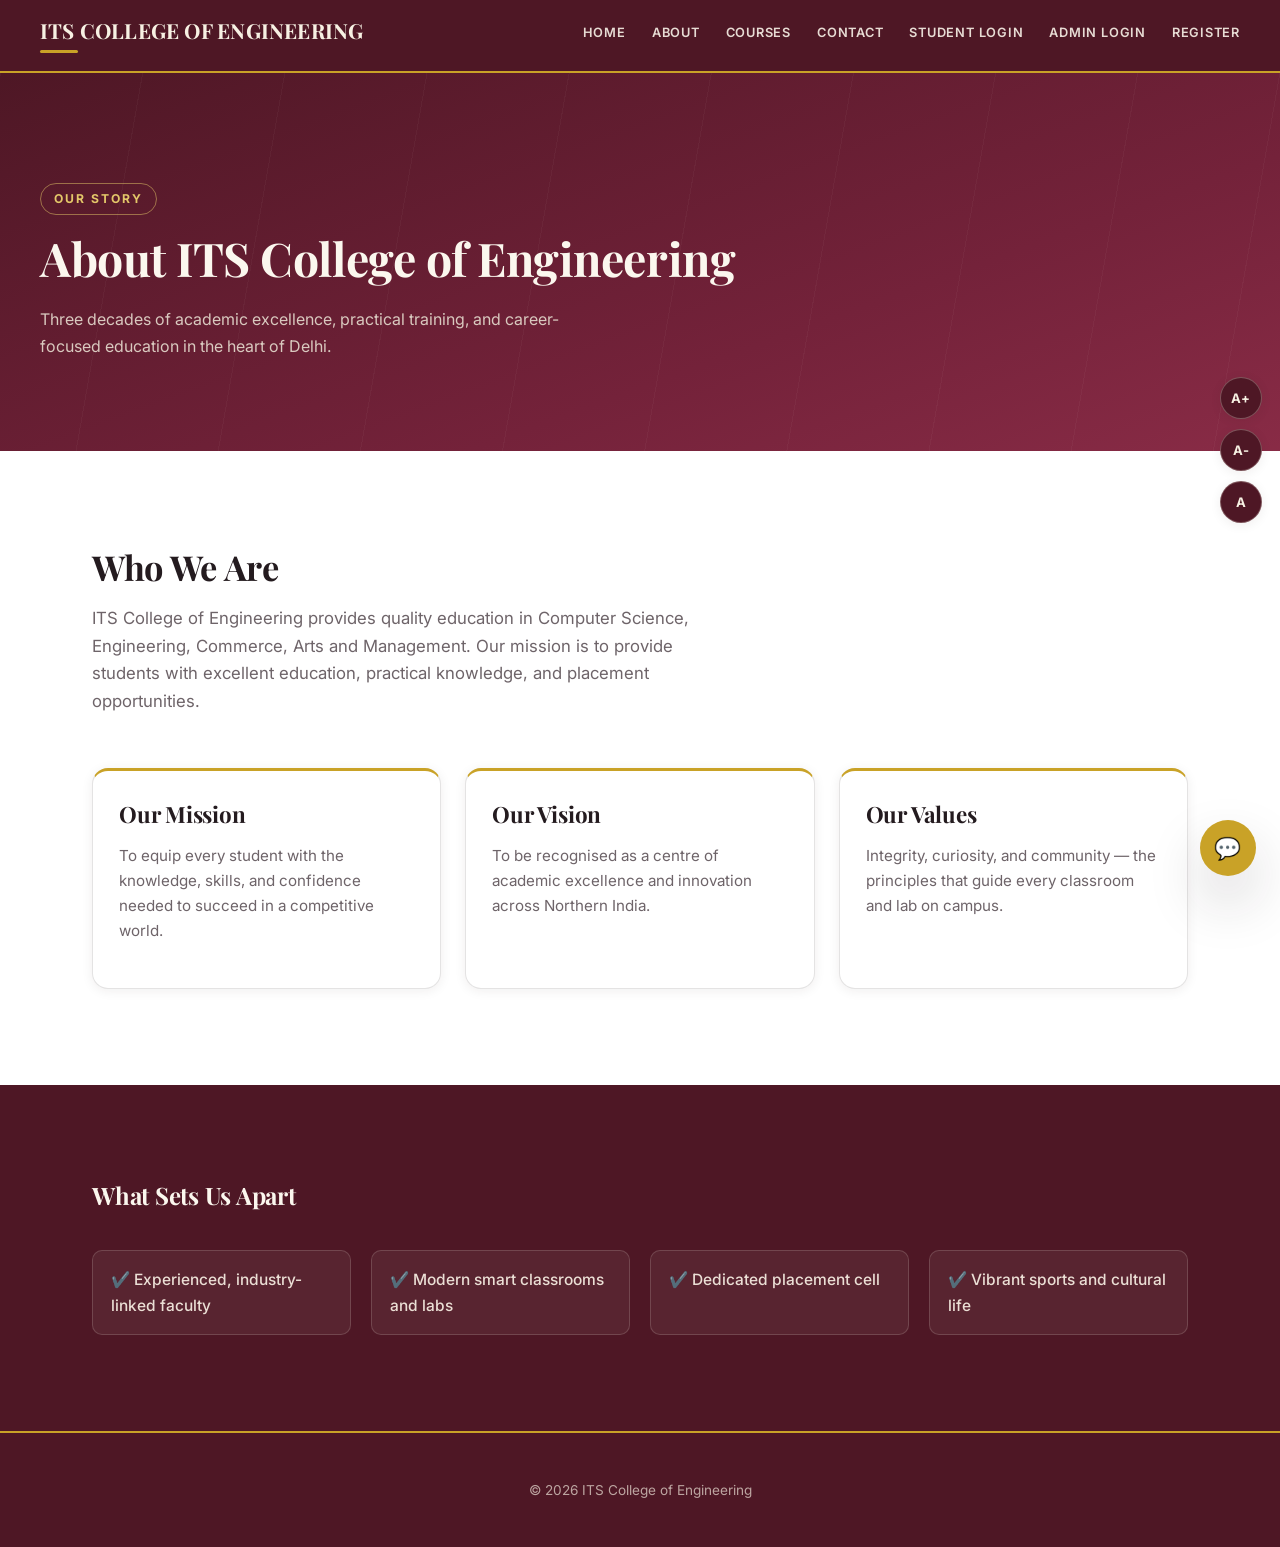
<file: about.html>
<!DOCTYPE html>
<html lang="en">
<head>
<meta charset="UTF-8">
<meta name="viewport" content="width=device-width, initial-scale=1.0">
<title>About | ITS COLLEGE OF ENGINEERING</title>
<link rel="preconnect" href="https://fonts.googleapis.com">
<link rel="preconnect" href="https://fonts.gstatic.com" crossorigin>
<link href="https://fonts.googleapis.com/css2?family=Fraunces:wght@500;600;700&family=Inter:wght@400;500;600&display=swap" rel="stylesheet">
<link rel="stylesheet" href="index.css">
</head>
<body>
<header>
  <div class="logo"><h2>ITS COLLEGE OF ENGINEERING</h2></div>
  <nav>
    <a href="index.html">Home</a>
    <a href="about.html">About</a>
    <a href="courses.html">Courses</a>
    <a href="contact.html">Contact</a>
    <a href="login.html">Student Login</a>
    <a href="admin-login.html">Admin Login</a>
    <a href="select-course.html">Register</a>
  </nav>
</header>
<section class="page-hero">
  <span class="eyebrow">Our Story</span>
  <h1>About ITS College of Engineering</h1>
  <p>Three decades of academic excellence, practical training, and career-focused education in the heart of Delhi.</p>
</section>
<section class="about">
  <div class="wrap">
    <div class="section-head">
      <h2>Who We Are</h2>
      <p>ITS College of Engineering provides quality education in Computer Science, Engineering, Commerce, Arts and Management. Our mission is to provide students with excellent education, practical knowledge, and placement opportunities.</p>
    </div>
    <div class="card-grid">
      <div class="card">
        <h3>Our Mission</h3>
        <p style="color:var(--ink-soft); font-size:0.95rem;">To equip every student with the knowledge, skills, and confidence needed to succeed in a competitive world.</p>
      </div>
      <div class="card">
        <h3>Our Vision</h3>
        <p style="color:var(--ink-soft); font-size:0.95rem;">To be recognised as a centre of academic excellence and innovation across Northern India.</p>
      </div>
      <div class="card">
        <h3>Our Values</h3>
        <p style="color:var(--ink-soft); font-size:0.95rem;">Integrity, curiosity, and community &mdash; the principles that guide every classroom and lab on campus.</p>
      </div>
    </div>
  </div>
</section>
<section class="facility">
  <div class="wrap">
    <h2>What Sets Us Apart</h2>
    <ul>
      <li>✔️ Experienced, industry-linked faculty</li>
      <li>✔️ Modern smart classrooms and labs</li>
      <li>✔️ Dedicated placement cell</li>
      <li>✔️ Vibrant sports and cultural life</li>
    </ul>
  </div>
</section>
<footer>
  <p>&copy; <span id="year">2026</span> ITS College of Engineering</p>
</footer>
<script src="index.js"></script>
</body>
</html>
</file>
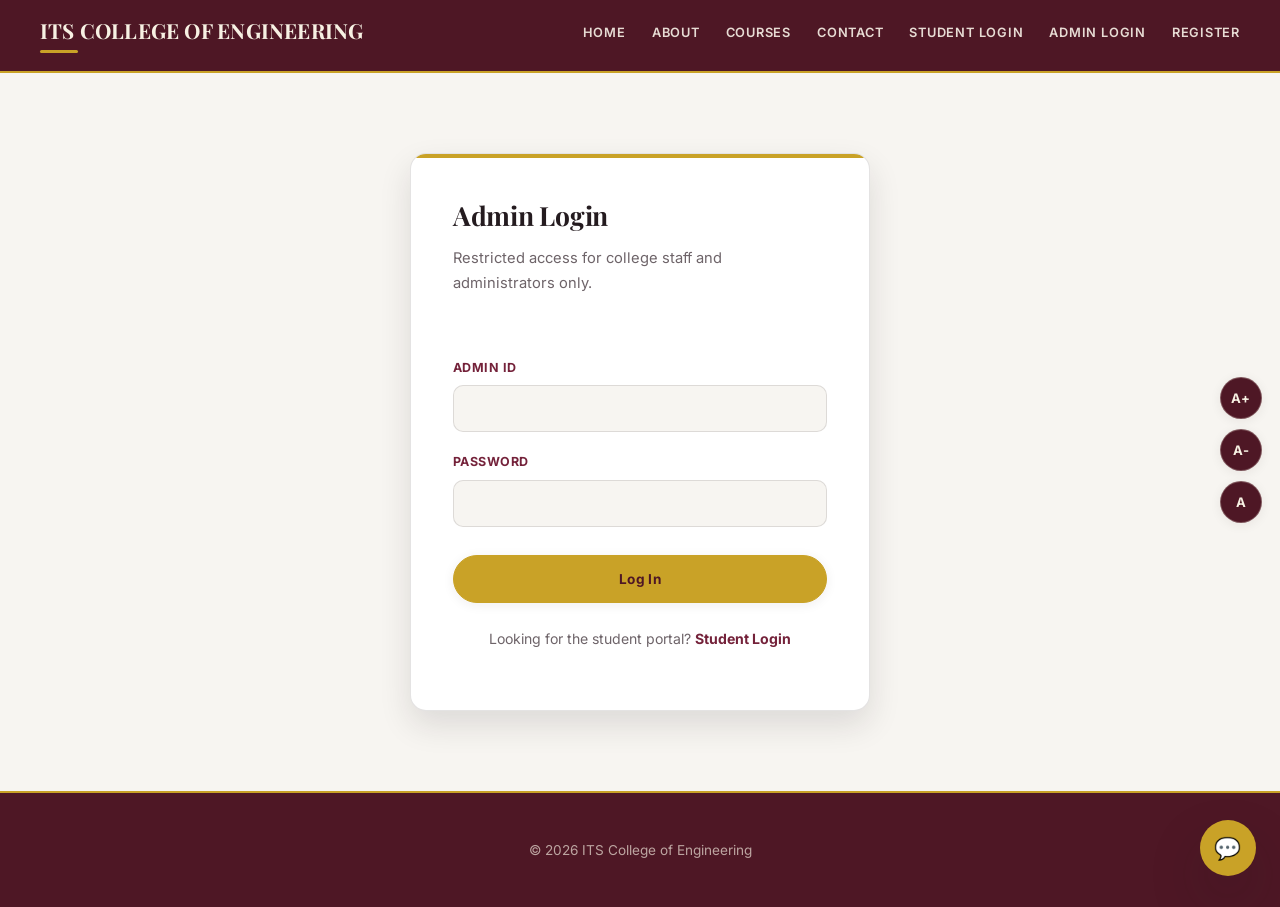
<file: admin-login.html>
<!DOCTYPE html>
<html lang="en">
<head>
<meta charset="UTF-8">
<meta name="viewport" content="width=device-width, initial-scale=1.0">
<title>Admin Login | ITS COLLEGE OF ENGINEERING</title>

<link rel="preconnect" href="https://fonts.googleapis.com">
<link rel="preconnect" href="https://fonts.gstatic.com" crossorigin>
<link href="https://fonts.googleapis.com/css2?family=Fraunces:wght@500;600;700&family=Inter:wght@400;500;600&display=swap" rel="stylesheet">
<link rel="stylesheet" href="index.css">
</head>
<body>

<header>
  <div class="logo"><h2>ITS COLLEGE OF ENGINEERING</h2></div>
  <nav>
    <a href="index.html">Home</a>
    <a href="about.html">About</a>
    <a href="courses.html">Courses</a>
    <a href="contact.html">Contact</a>
    <a href="login.html">Student Login</a>
    <a href="admin-login.html">Admin Login</a>
    <a href="select-course.html">Register</a>
  </nav>
</header>

<section class="form-section">
  <div class="form-card">
    <h2>Admin Login</h2>
    <p class="form-sub">Restricted access for college staff and administrators only.</p>
    <p class="form-message"></p>

    <form data-demo-form data-success="Login successful. Redirecting to the admin panel.">
      <div class="field">
        <label for="admin-id">Admin ID</label>
        <input type="text" id="admin-id" name="admin-id" required>
      </div>
      <div class="field">
        <label for="admin-password">Password</label>
        <input type="password" id="admin-password" name="admin-password" required>
      </div>
      <button type="submit" class="btn-submit">Log In</button>
    </form>

    <p class="form-foot">Looking for the student portal? <a href="login.html">Student Login</a></p>
  </div>
</section>

<footer>
  <p>&copy; <span id="year">2026</span> ITS College of Engineering</p>
</footer>

<script src="index.js"></script>
</body>
</html>
</file>
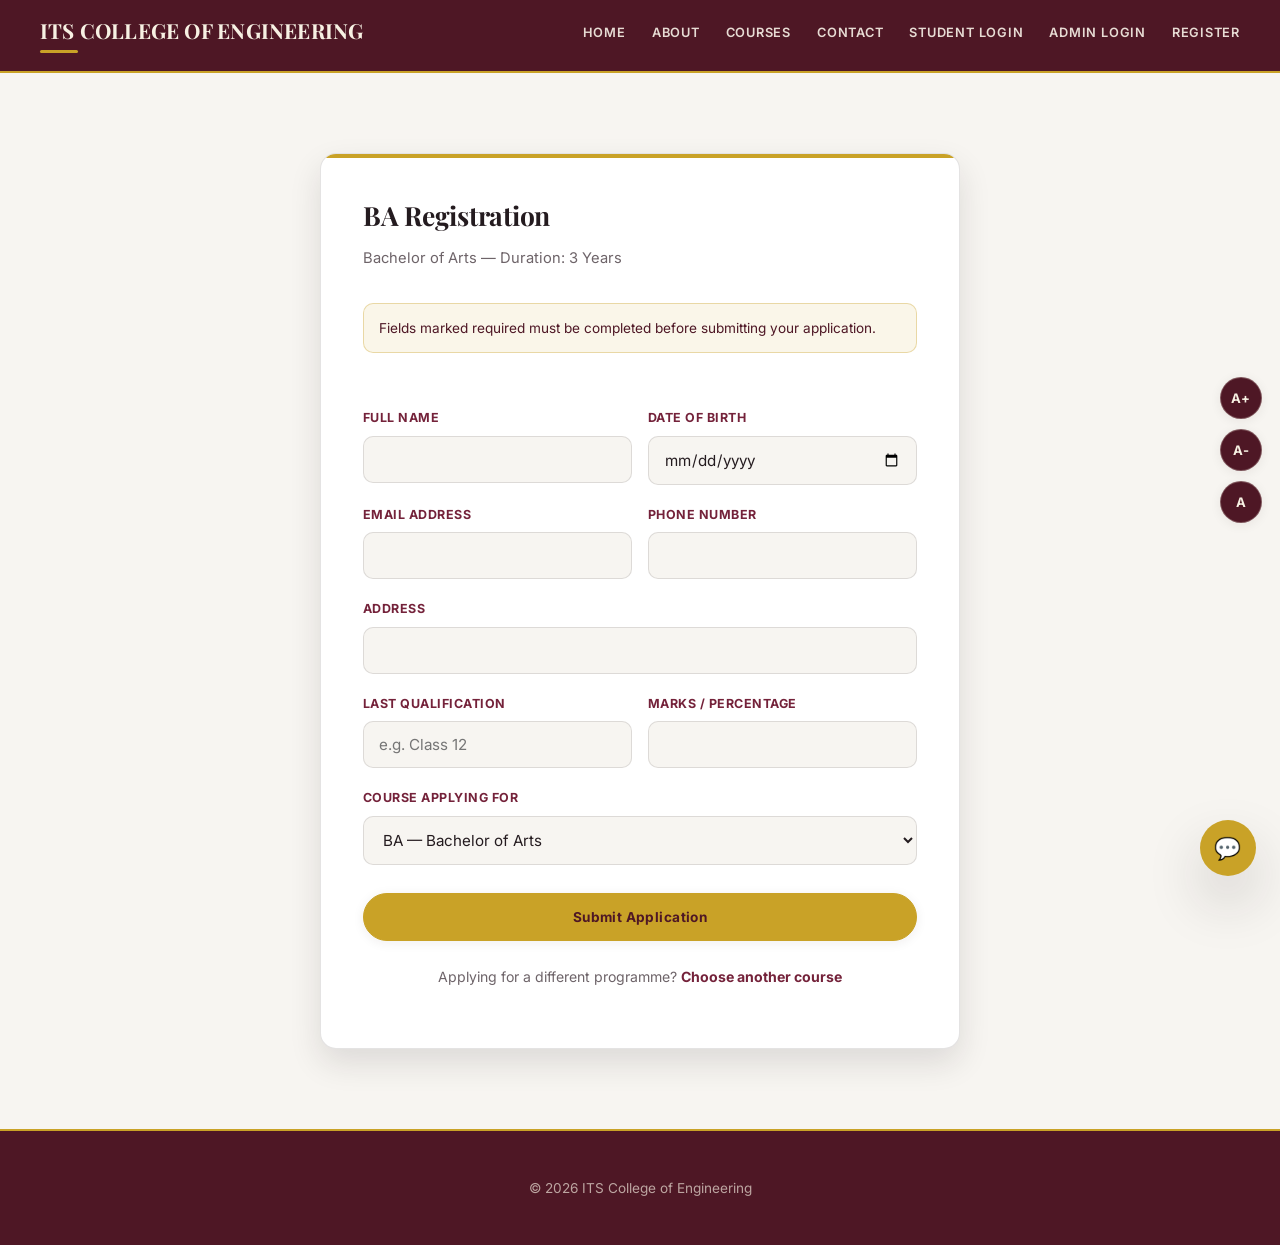
<file: ba-register.html>
<!DOCTYPE html>
<html lang="en">
<head>
<meta charset="UTF-8">
<meta name="viewport" content="width=device-width, initial-scale=1.0">
<title>BA Registration | ITS COLLEGE OF ENGINEERING</title>

<link rel="preconnect" href="https://fonts.googleapis.com">
<link rel="preconnect" href="https://fonts.gstatic.com" crossorigin>
<link href="https://fonts.googleapis.com/css2?family=Fraunces:wght@500;600;700&family=Inter:wght@400;500;600&display=swap" rel="stylesheet">
<link rel="stylesheet" href="index.css">
</head>
<body>

<header>
  <div class="logo"><h2>ITS COLLEGE OF ENGINEERING</h2></div>
  <nav>
    <a href="index.html">Home</a>
    <a href="about.html">About</a>
    <a href="courses.html">Courses</a>
    <a href="contact.html">Contact</a>
    <a href="login.html">Student Login</a>
    <a href="admin-login.html">Admin Login</a>
    <a href="select-course.html">Register</a>
  </nav>
</header>

<section class="form-section">
  <div class="form-card wide">
    <h2>BA Registration</h2>
    <p class="form-sub">Bachelor of Arts &mdash; Duration: 3 Years</p>
    <p class="form-note">Fields marked required must be completed before submitting your application.</p>
    <p class="form-message"></p>

    <form data-demo-form data-success="Application received. We will contact you with next steps.">
      <div class="field-row">
        <div class="field">
          <label for="full-name">Full Name</label>
          <input type="text" id="full-name" name="full-name" required>
        </div>
        <div class="field">
          <label for="dob">Date of Birth</label>
          <input type="date" id="dob" name="dob" required>
        </div>
      </div>

      <div class="field-row">
        <div class="field">
          <label for="email">Email Address</label>
          <input type="email" id="email" name="email" required>
        </div>
        <div class="field">
          <label for="phone">Phone Number</label>
          <input type="tel" id="phone" name="phone" required>
        </div>
      </div>

      <div class="field">
        <label for="address">Address</label>
        <input type="text" id="address" name="address" required>
      </div>

      <div class="field-row">
        <div class="field">
          <label for="qualification">Last Qualification</label>
          <input type="text" id="qualification" name="qualification" placeholder="e.g. Class 12" required>
        </div>
        <div class="field">
          <label for="percentage">Marks / Percentage</label>
          <input type="text" id="percentage" name="percentage" required>
        </div>
      </div>

      <div class="field">
        <label for="course">Course Applying For</label>
        <select id="course" name="course" required>
          <option value="BA" selected>BA &mdash; Bachelor of Arts</option>
        </select>
      </div>

      <button type="submit" class="btn-submit">Submit Application</button>
    </form>

    <p class="form-foot">Applying for a different programme? <a href="select-course.html">Choose another course</a></p>
  </div>
</section>

<footer>
  <p>&copy; <span id="year">2026</span> ITS College of Engineering</p>
</footer>

<script src="index.js"></script>
</body>
</html>
</file>
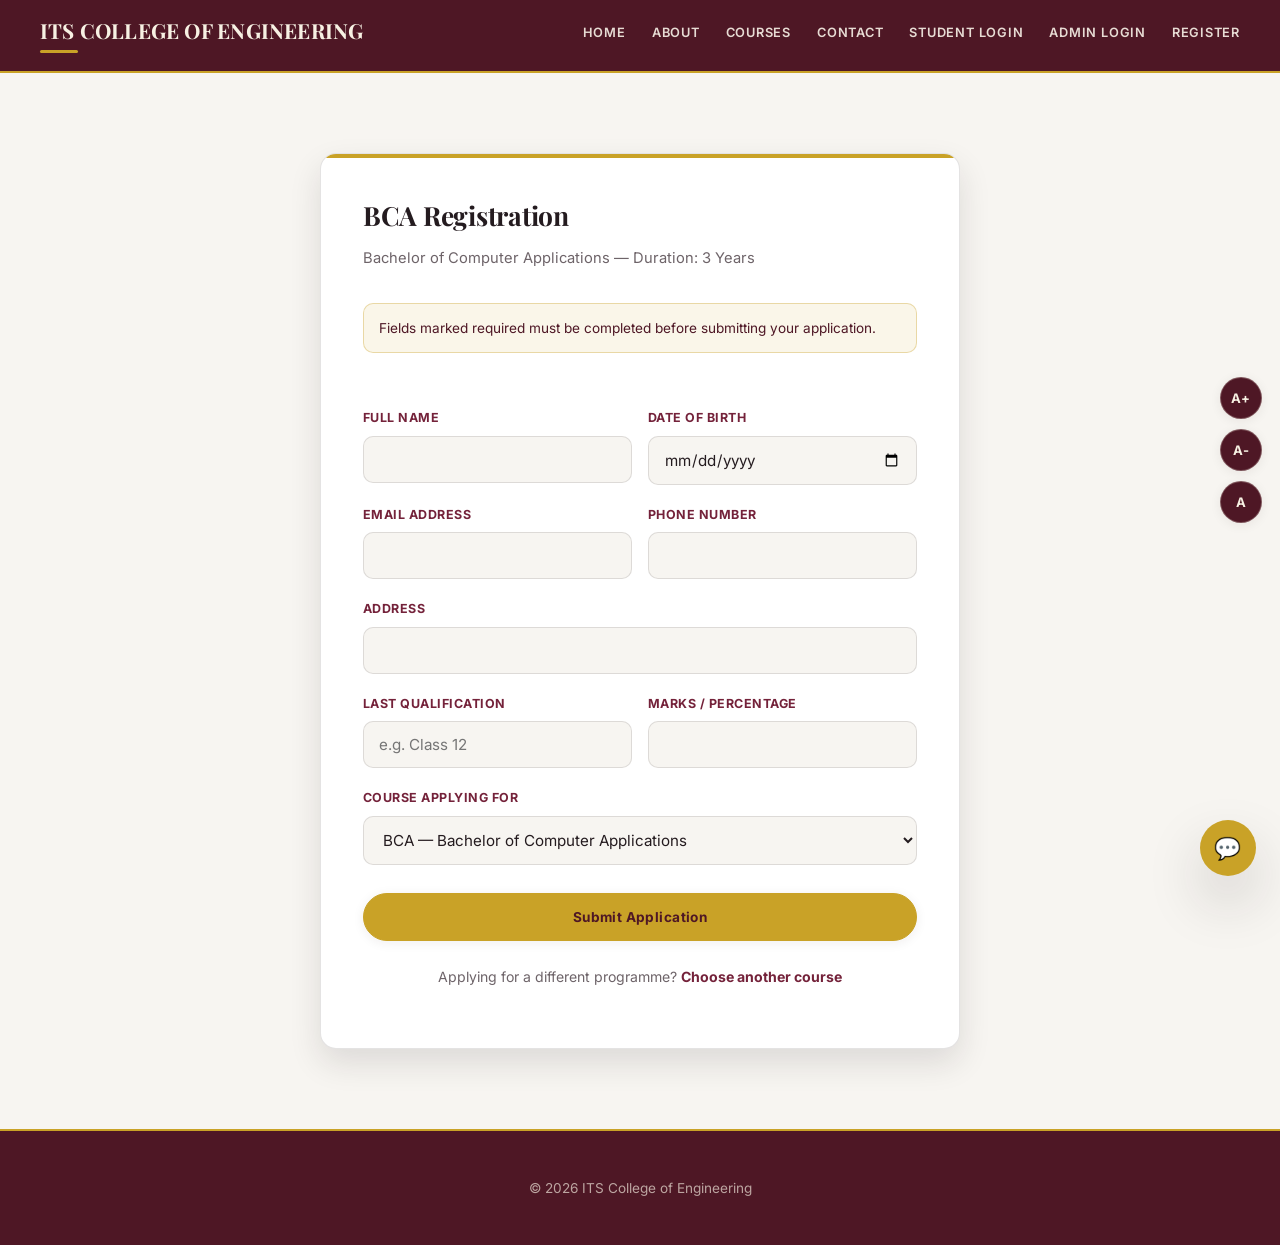
<file: bca-register.html>
<!DOCTYPE html>
<html lang="en">
<head>
<meta charset="UTF-8">
<meta name="viewport" content="width=device-width, initial-scale=1.0">
<title>BCA Registration | ITS COLLEGE OF ENGINEERING</title>

<link rel="preconnect" href="https://fonts.googleapis.com">
<link rel="preconnect" href="https://fonts.gstatic.com" crossorigin>
<link href="https://fonts.googleapis.com/css2?family=Fraunces:wght@500;600;700&family=Inter:wght@400;500;600&display=swap" rel="stylesheet">
<link rel="stylesheet" href="index.css">
</head>
<body>

<header>
  <div class="logo"><h2>ITS COLLEGE OF ENGINEERING</h2></div>
  <nav>
    <a href="index.html">Home</a>
    <a href="about.html">About</a>
    <a href="courses.html">Courses</a>
    <a href="contact.html">Contact</a>
    <a href="login.html">Student Login</a>
    <a href="admin-login.html">Admin Login</a>
    <a href="select-course.html">Register</a>
  </nav>
</header>

<section class="form-section">
  <div class="form-card wide">
    <h2>BCA Registration</h2>
    <p class="form-sub">Bachelor of Computer Applications &mdash; Duration: 3 Years</p>
    <p class="form-note">Fields marked required must be completed before submitting your application.</p>
    <p class="form-message"></p>

    <form data-demo-form data-success="Application received. We will contact you with next steps.">
      <div class="field-row">
        <div class="field">
          <label for="full-name">Full Name</label>
          <input type="text" id="full-name" name="full-name" required>
        </div>
        <div class="field">
          <label for="dob">Date of Birth</label>
          <input type="date" id="dob" name="dob" required>
        </div>
      </div>

      <div class="field-row">
        <div class="field">
          <label for="email">Email Address</label>
          <input type="email" id="email" name="email" required>
        </div>
        <div class="field">
          <label for="phone">Phone Number</label>
          <input type="tel" id="phone" name="phone" required>
        </div>
      </div>

      <div class="field">
        <label for="address">Address</label>
        <input type="text" id="address" name="address" required>
      </div>

      <div class="field-row">
        <div class="field">
          <label for="qualification">Last Qualification</label>
          <input type="text" id="qualification" name="qualification" placeholder="e.g. Class 12" required>
        </div>
        <div class="field">
          <label for="percentage">Marks / Percentage</label>
          <input type="text" id="percentage" name="percentage" required>
        </div>
      </div>

      <div class="field">
        <label for="course">Course Applying For</label>
        <select id="course" name="course" required>
          <option value="BCA" selected>BCA &mdash; Bachelor of Computer Applications</option>
        </select>
      </div>

      <button type="submit" class="btn-submit">Submit Application</button>
    </form>

    <p class="form-foot">Applying for a different programme? <a href="select-course.html">Choose another course</a></p>
  </div>
</section>

<footer>
  <p>&copy; <span id="year">2026</span> ITS College of Engineering</p>
</footer>

<script src="index.js"></script>
</body>
</html>
</file>
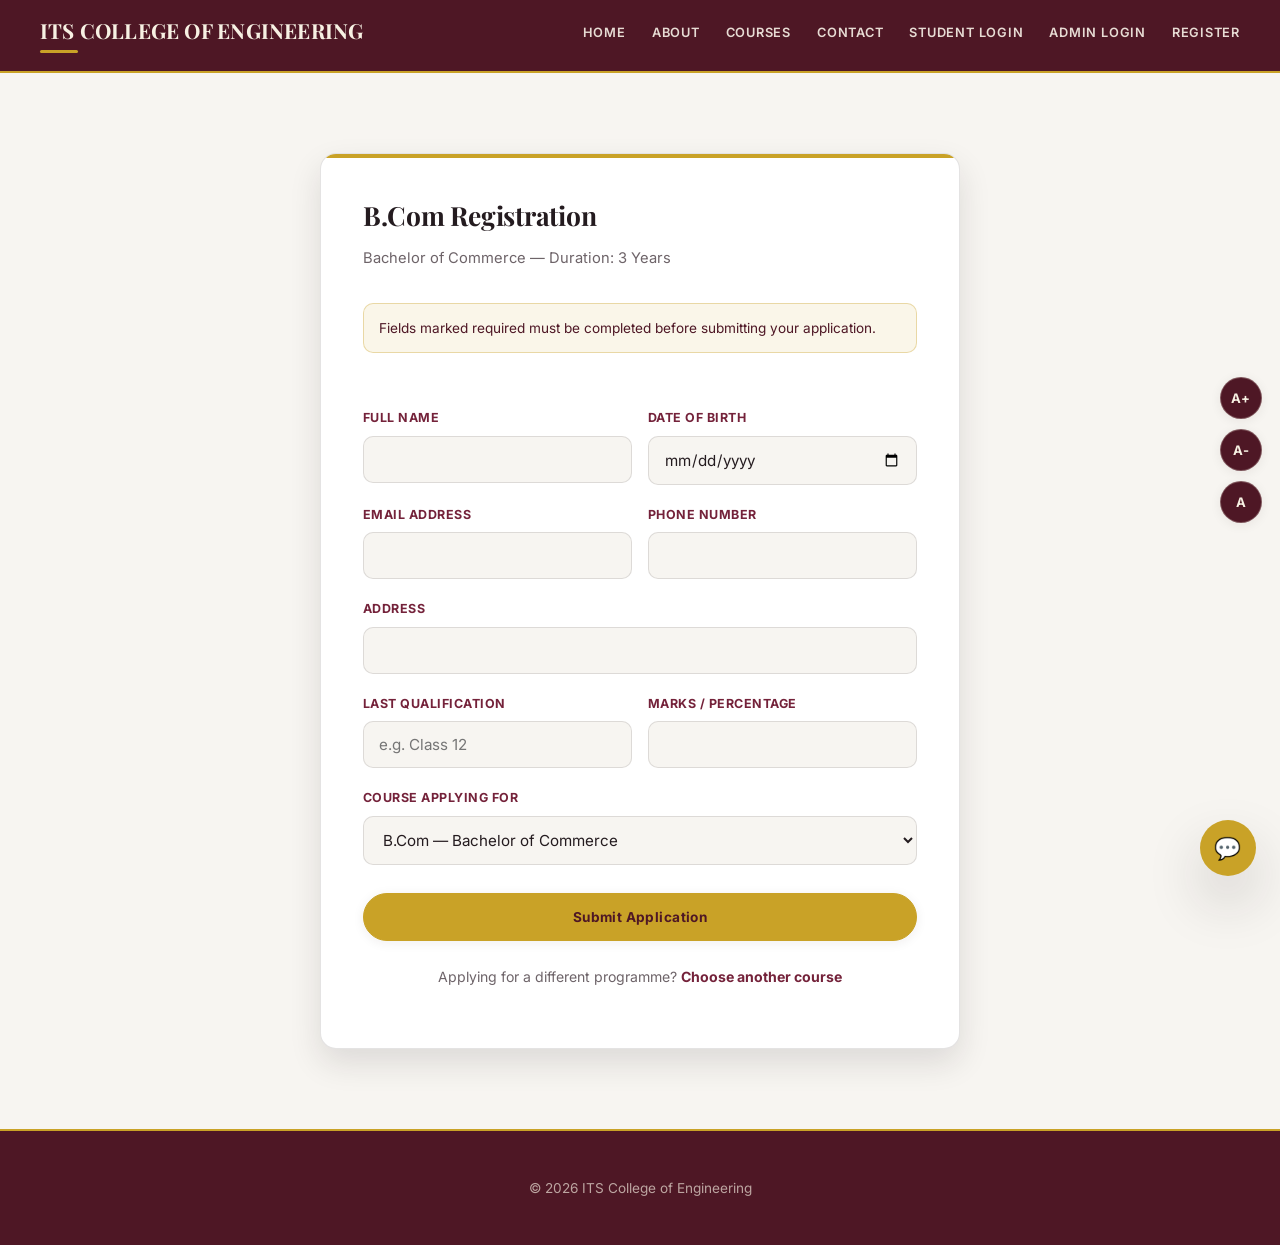
<file: bcom-register.html>
<!DOCTYPE html>
<html lang="en">
<head>
<meta charset="UTF-8">
<meta name="viewport" content="width=device-width, initial-scale=1.0">
<title>B.Com Registration | ITS COLLEGE OF ENGINEERING</title>

<link rel="preconnect" href="https://fonts.googleapis.com">
<link rel="preconnect" href="https://fonts.gstatic.com" crossorigin>
<link href="https://fonts.googleapis.com/css2?family=Fraunces:wght@500;600;700&family=Inter:wght@400;500;600&display=swap" rel="stylesheet">
<link rel="stylesheet" href="index.css">
</head>
<body>

<header>
  <div class="logo"><h2>ITS COLLEGE OF ENGINEERING</h2></div>
  <nav>
    <a href="index.html">Home</a>
    <a href="about.html">About</a>
    <a href="courses.html">Courses</a>
    <a href="contact.html">Contact</a>
    <a href="login.html">Student Login</a>
    <a href="admin-login.html">Admin Login</a>
    <a href="select-course.html">Register</a>
  </nav>
</header>

<section class="form-section">
  <div class="form-card wide">
    <h2>B.Com Registration</h2>
    <p class="form-sub">Bachelor of Commerce &mdash; Duration: 3 Years</p>
    <p class="form-note">Fields marked required must be completed before submitting your application.</p>
    <p class="form-message"></p>

    <form data-demo-form data-success="Application received. We will contact you with next steps.">
      <div class="field-row">
        <div class="field">
          <label for="full-name">Full Name</label>
          <input type="text" id="full-name" name="full-name" required>
        </div>
        <div class="field">
          <label for="dob">Date of Birth</label>
          <input type="date" id="dob" name="dob" required>
        </div>
      </div>

      <div class="field-row">
        <div class="field">
          <label for="email">Email Address</label>
          <input type="email" id="email" name="email" required>
        </div>
        <div class="field">
          <label for="phone">Phone Number</label>
          <input type="tel" id="phone" name="phone" required>
        </div>
      </div>

      <div class="field">
        <label for="address">Address</label>
        <input type="text" id="address" name="address" required>
      </div>

      <div class="field-row">
        <div class="field">
          <label for="qualification">Last Qualification</label>
          <input type="text" id="qualification" name="qualification" placeholder="e.g. Class 12" required>
        </div>
        <div class="field">
          <label for="percentage">Marks / Percentage</label>
          <input type="text" id="percentage" name="percentage" required>
        </div>
      </div>

      <div class="field">
        <label for="course">Course Applying For</label>
        <select id="course" name="course" required>
          <option value="B.Com" selected>B.Com &mdash; Bachelor of Commerce</option>
        </select>
      </div>

      <button type="submit" class="btn-submit">Submit Application</button>
    </form>

    <p class="form-foot">Applying for a different programme? <a href="select-course.html">Choose another course</a></p>
  </div>
</section>

<footer>
  <p>&copy; <span id="year">2026</span> ITS College of Engineering</p>
</footer>

<script src="index.js"></script>
</body>
</html>
</file>
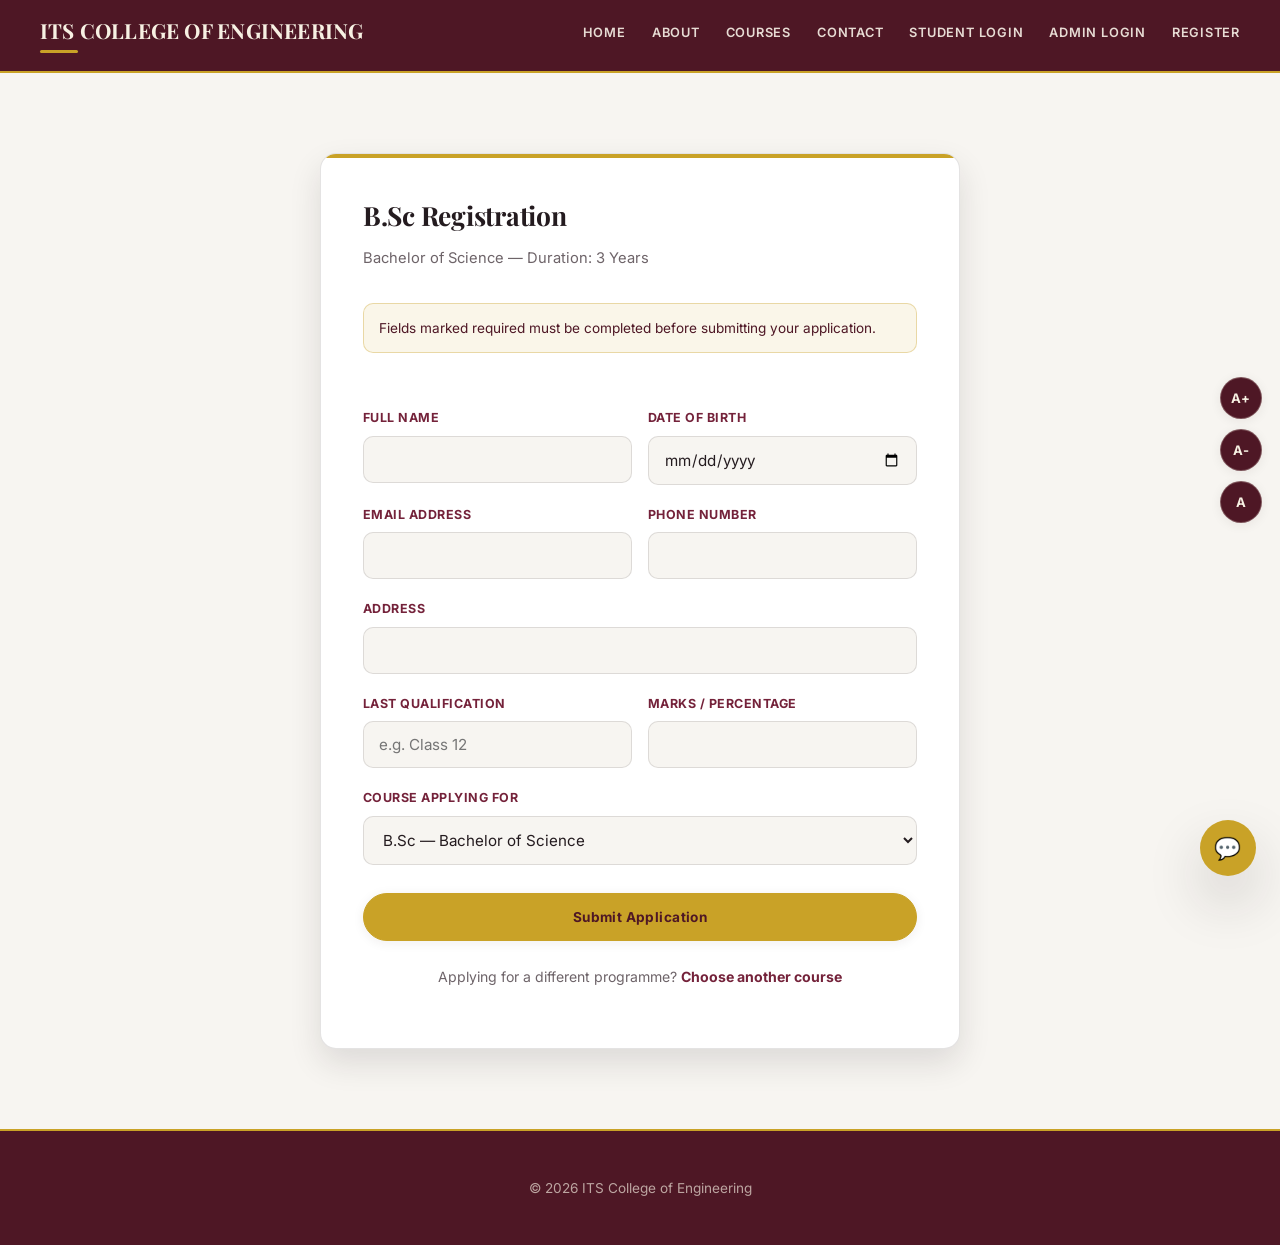
<file: bsc-register.html>
<!DOCTYPE html>
<html lang="en">
<head>
<meta charset="UTF-8">
<meta name="viewport" content="width=device-width, initial-scale=1.0">
<title>B.Sc Registration | ITS COLLEGE OF ENGINEERING</title>

<link rel="preconnect" href="https://fonts.googleapis.com">
<link rel="preconnect" href="https://fonts.gstatic.com" crossorigin>
<link href="https://fonts.googleapis.com/css2?family=Fraunces:wght@500;600;700&family=Inter:wght@400;500;600&display=swap" rel="stylesheet">
<link rel="stylesheet" href="index.css">
</head>
<body>

<header>
  <div class="logo"><h2>ITS COLLEGE OF ENGINEERING</h2></div>
  <nav>
    <a href="index.html">Home</a>
    <a href="about.html">About</a>
    <a href="courses.html">Courses</a>
    <a href="contact.html">Contact</a>
    <a href="login.html">Student Login</a>
    <a href="admin-login.html">Admin Login</a>
    <a href="select-course.html">Register</a>
  </nav>
</header>

<section class="form-section">
  <div class="form-card wide">
    <h2>B.Sc Registration</h2>
    <p class="form-sub">Bachelor of Science &mdash; Duration: 3 Years</p>
    <p class="form-note">Fields marked required must be completed before submitting your application.</p>
    <p class="form-message"></p>

    <form data-demo-form data-success="Application received. We will contact you with next steps.">
      <div class="field-row">
        <div class="field">
          <label for="full-name">Full Name</label>
          <input type="text" id="full-name" name="full-name" required>
        </div>
        <div class="field">
          <label for="dob">Date of Birth</label>
          <input type="date" id="dob" name="dob" required>
        </div>
      </div>

      <div class="field-row">
        <div class="field">
          <label for="email">Email Address</label>
          <input type="email" id="email" name="email" required>
        </div>
        <div class="field">
          <label for="phone">Phone Number</label>
          <input type="tel" id="phone" name="phone" required>
        </div>
      </div>

      <div class="field">
        <label for="address">Address</label>
        <input type="text" id="address" name="address" required>
      </div>

      <div class="field-row">
        <div class="field">
          <label for="qualification">Last Qualification</label>
          <input type="text" id="qualification" name="qualification" placeholder="e.g. Class 12" required>
        </div>
        <div class="field">
          <label for="percentage">Marks / Percentage</label>
          <input type="text" id="percentage" name="percentage" required>
        </div>
      </div>

      <div class="field">
        <label for="course">Course Applying For</label>
        <select id="course" name="course" required>
          <option value="B.Sc" selected>B.Sc &mdash; Bachelor of Science</option>
        </select>
      </div>

      <button type="submit" class="btn-submit">Submit Application</button>
    </form>

    <p class="form-foot">Applying for a different programme? <a href="select-course.html">Choose another course</a></p>
  </div>
</section>

<footer>
  <p>&copy; <span id="year">2026</span> ITS College of Engineering</p>
</footer>

<script src="index.js"></script>
</body>
</html>
</file>
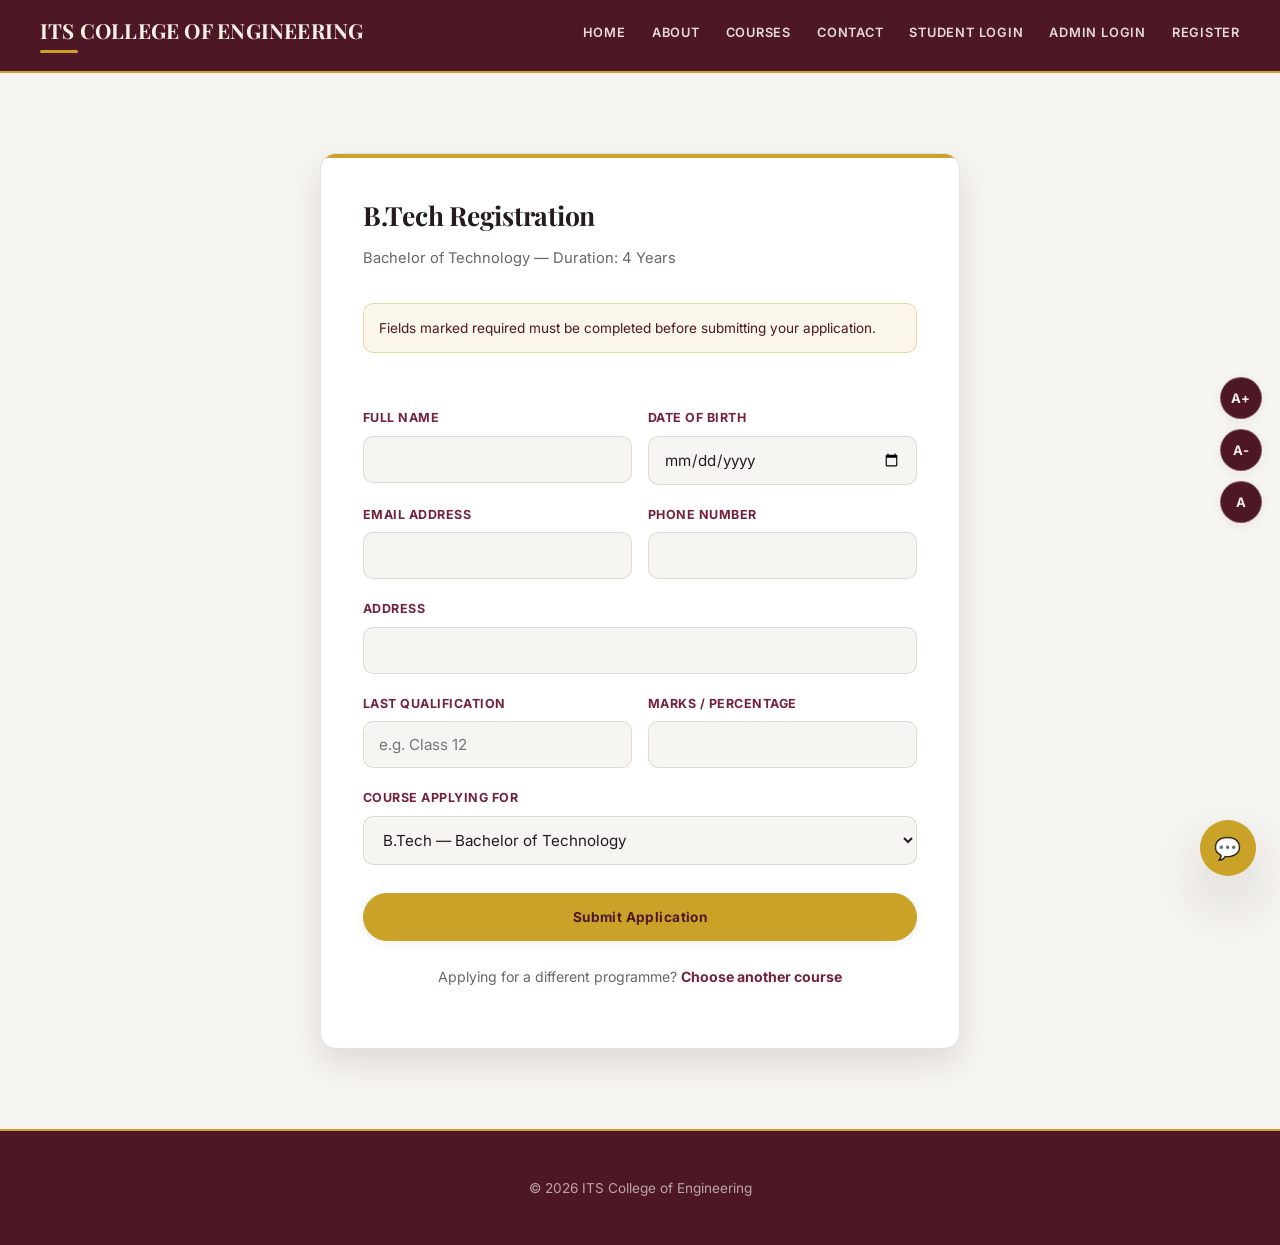
<file: btech-register.html>
<!DOCTYPE html>
<html lang="en">
<head>
<meta charset="UTF-8">
<meta name="viewport" content="width=device-width, initial-scale=1.0">
<title>B.Tech Registration | ITS COLLEGE OF ENGINEERING</title>

<link rel="preconnect" href="https://fonts.googleapis.com">
<link rel="preconnect" href="https://fonts.gstatic.com" crossorigin>
<link href="https://fonts.googleapis.com/css2?family=Fraunces:wght@500;600;700&family=Inter:wght@400;500;600&display=swap" rel="stylesheet">
<link rel="stylesheet" href="index.css">
</head>
<body>

<header>
  <div class="logo"><h2>ITS COLLEGE OF ENGINEERING</h2></div>
  <nav>
    <a href="index.html">Home</a>
    <a href="about.html">About</a>
    <a href="courses.html">Courses</a>
    <a href="contact.html">Contact</a>
    <a href="login.html">Student Login</a>
    <a href="admin-login.html">Admin Login</a>
    <a href="select-course.html">Register</a>
  </nav>
</header>

<section class="form-section">
  <div class="form-card wide">
    <h2>B.Tech Registration</h2>
    <p class="form-sub">Bachelor of Technology &mdash; Duration: 4 Years</p>
    <p class="form-note">Fields marked required must be completed before submitting your application.</p>
    <p class="form-message"></p>

    <form data-demo-form data-success="Application received. We will contact you with next steps.">
      <div class="field-row">
        <div class="field">
          <label for="full-name">Full Name</label>
          <input type="text" id="full-name" name="full-name" required>
        </div>
        <div class="field">
          <label for="dob">Date of Birth</label>
          <input type="date" id="dob" name="dob" required>
        </div>
      </div>

      <div class="field-row">
        <div class="field">
          <label for="email">Email Address</label>
          <input type="email" id="email" name="email" required>
        </div>
        <div class="field">
          <label for="phone">Phone Number</label>
          <input type="tel" id="phone" name="phone" required>
        </div>
      </div>

      <div class="field">
        <label for="address">Address</label>
        <input type="text" id="address" name="address" required>
      </div>

      <div class="field-row">
        <div class="field">
          <label for="qualification">Last Qualification</label>
          <input type="text" id="qualification" name="qualification" placeholder="e.g. Class 12" required>
        </div>
        <div class="field">
          <label for="percentage">Marks / Percentage</label>
          <input type="text" id="percentage" name="percentage" required>
        </div>
      </div>

      <div class="field">
        <label for="course">Course Applying For</label>
        <select id="course" name="course" required>
          <option value="B.Tech" selected>B.Tech &mdash; Bachelor of Technology</option>
        </select>
      </div>

      <button type="submit" class="btn-submit">Submit Application</button>
    </form>

    <p class="form-foot">Applying for a different programme? <a href="select-course.html">Choose another course</a></p>
  </div>
</section>

<footer>
  <p>&copy; <span id="year">2026</span> ITS College of Engineering</p>
</footer>

<script src="index.js"></script>
</body>
</html>
</file>
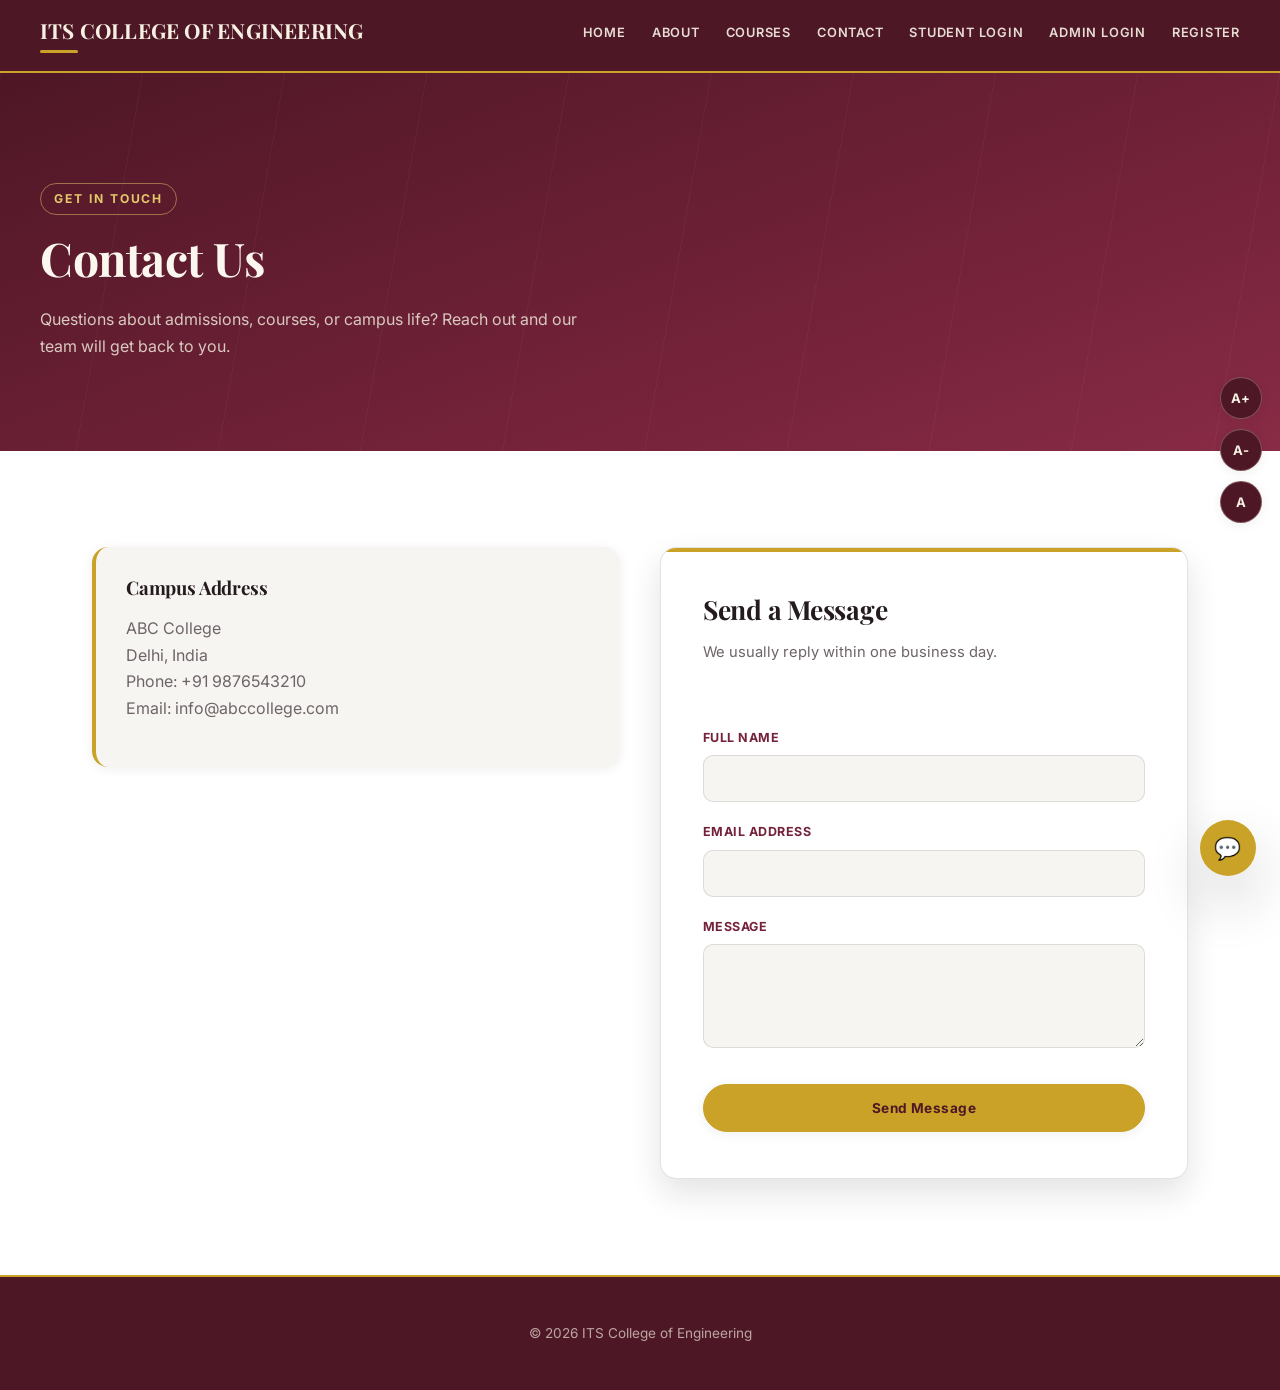
<file: contact.html>
<!DOCTYPE html>
<html lang="en">
<head>
<meta charset="UTF-8">
<meta name="viewport" content="width=device-width, initial-scale=1.0">
<title>Contact | ITS COLLEGE OF ENGINEERING</title>

<link rel="preconnect" href="https://fonts.googleapis.com">
<link rel="preconnect" href="https://fonts.gstatic.com" crossorigin>
<link href="https://fonts.googleapis.com/css2?family=Fraunces:wght@500;600;700&family=Inter:wght@400;500;600&display=swap" rel="stylesheet">
<link rel="stylesheet" href="index.css">
</head>
<body>

<header>
  <div class="logo"><h2>ITS COLLEGE OF ENGINEERING</h2></div>
  <nav>
    <a href="index.html">Home</a>
    <a href="about.html">About</a>
    <a href="courses.html">Courses</a>
    <a href="contact.html">Contact</a>
    <a href="login.html">Student Login</a>
    <a href="admin-login.html">Admin Login</a>
    <a href="select-course.html">Register</a>
  </nav>
</header>

<section class="page-hero">
  <span class="eyebrow">Get In Touch</span>
  <h1>Contact Us</h1>
  <p>Questions about admissions, courses, or campus life? Reach out and our team will get back to you.</p>
</section>

<section class="contact">
  <div class="wrap">
    <div class="contact-card">
      <h3>Campus Address</h3>
      <p>
        ABC College<br>
        Delhi, India<br>
        Phone: +91 9876543210<br>
        Email: info@abccollege.com
      </p>
    </div>

    <div class="form-card" style="max-width:none;">
      <h2>Send a Message</h2>
      <p class="form-sub">We usually reply within one business day.</p>
      <p class="form-message"></p>
      <form data-demo-form data-success="Thank you — your message has been received.">
        <div class="field">
          <label for="name">Full Name</label>
          <input type="text" id="name" name="name" required>
        </div>
        <div class="field">
          <label for="email">Email Address</label>
          <input type="email" id="email" name="email" required>
        </div>
        <div class="field">
          <label for="message">Message</label>
          <textarea id="message" name="message" rows="4" required></textarea>
        </div>
        <button type="submit" class="btn-submit">Send Message</button>
      </form>
    </div>
  </div>
</section>

<footer>
  <p>&copy; <span id="year">2026</span> ITS College of Engineering</p>
</footer>

<script src="index.js"></script>
</body>
</html>
</file>
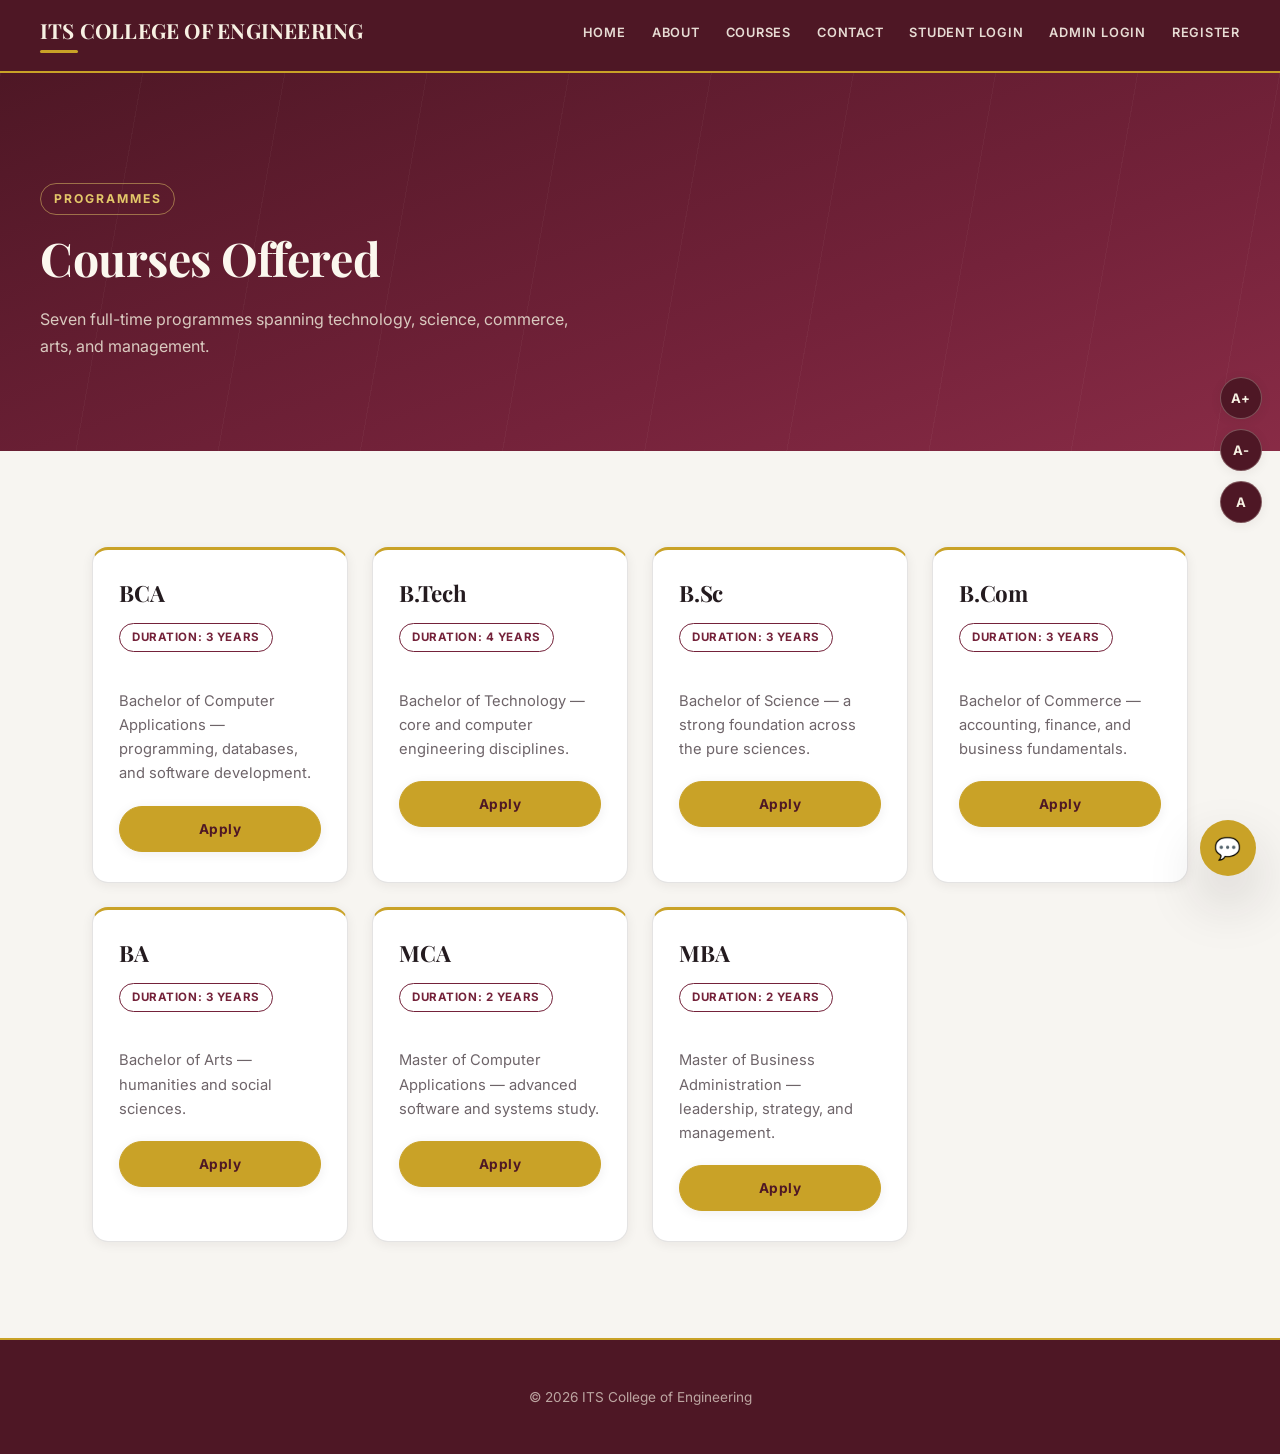
<file: courses.html>
<!DOCTYPE html>
<html lang="en">
<head>
<meta charset="UTF-8">
<meta name="viewport" content="width=device-width, initial-scale=1.0">
<title>Courses | ITS COLLEGE OF ENGINEERING</title>

<link rel="preconnect" href="https://fonts.googleapis.com">
<link rel="preconnect" href="https://fonts.gstatic.com" crossorigin>
<link href="https://fonts.googleapis.com/css2?family=Fraunces:wght@500;600;700&family=Inter:wght@400;500;600&display=swap" rel="stylesheet">
<link rel="stylesheet" href="index.css">
</head>
<body>

<header>
  <div class="logo"><h2>ITS COLLEGE OF ENGINEERING</h2></div>
  <nav>
    <a href="index.html">Home</a>
    <a href="about.html">About</a>
    <a href="courses.html">Courses</a>
    <a href="contact.html">Contact</a>
    <a href="login.html">Student Login</a>
    <a href="admin-login.html">Admin Login</a>
    <a href="select-course.html">Register</a>
  </nav>
</header>

<section class="page-hero">
  <span class="eyebrow">Programmes</span>
  <h1>Courses Offered</h1>
  <p>Seven full-time programmes spanning technology, science, commerce, arts, and management.</p>
</section>

<section class="courses">
  <div class="wrap">
    <div class="card-grid">
      <div class="card">
        <h3>BCA</h3>
        <span class="stamp">Duration: 3 Years</span>
        <p style="color:var(--ink-soft); font-size:0.92rem; margin-bottom:20px;">Bachelor of Computer Applications &mdash; programming, databases, and software development.</p>
        <a href="bca-register.html"><button>Apply</button></a>
      </div>
      <div class="card">
        <h3>B.Tech</h3>
        <span class="stamp">Duration: 4 Years</span>
        <p style="color:var(--ink-soft); font-size:0.92rem; margin-bottom:20px;">Bachelor of Technology &mdash; core and computer engineering disciplines.</p>
        <a href="btech-register.html"><button>Apply</button></a>
      </div>
      <div class="card">
        <h3>B.Sc</h3>
        <span class="stamp">Duration: 3 Years</span>
        <p style="color:var(--ink-soft); font-size:0.92rem; margin-bottom:20px;">Bachelor of Science &mdash; a strong foundation across the pure sciences.</p>
        <a href="bsc-register.html"><button>Apply</button></a>
      </div>
      <div class="card">
        <h3>B.Com</h3>
        <span class="stamp">Duration: 3 Years</span>
        <p style="color:var(--ink-soft); font-size:0.92rem; margin-bottom:20px;">Bachelor of Commerce &mdash; accounting, finance, and business fundamentals.</p>
        <a href="bcom-register.html"><button>Apply</button></a>
      </div>
      <div class="card">
        <h3>BA</h3>
        <span class="stamp">Duration: 3 Years</span>
        <p style="color:var(--ink-soft); font-size:0.92rem; margin-bottom:20px;">Bachelor of Arts &mdash; humanities and social sciences.</p>
        <a href="ba-register.html"><button>Apply</button></a>
      </div>
      <div class="card">
        <h3>MCA</h3>
        <span class="stamp">Duration: 2 Years</span>
        <p style="color:var(--ink-soft); font-size:0.92rem; margin-bottom:20px;">Master of Computer Applications &mdash; advanced software and systems study.</p>
        <a href="mca-register.html"><button>Apply</button></a>
      </div>
      <div class="card">
        <h3>MBA</h3>
        <span class="stamp">Duration: 2 Years</span>
        <p style="color:var(--ink-soft); font-size:0.92rem; margin-bottom:20px;">Master of Business Administration &mdash; leadership, strategy, and management.</p>
        <a href="mba-register.html"><button>Apply</button></a>
      </div>
    </div>
  </div>
</section>

<footer>
  <p>&copy; <span id="year">2026</span> ITS College of Engineering</p>
</footer>

<script src="index.js"></script>
</body>
</html>
</file>
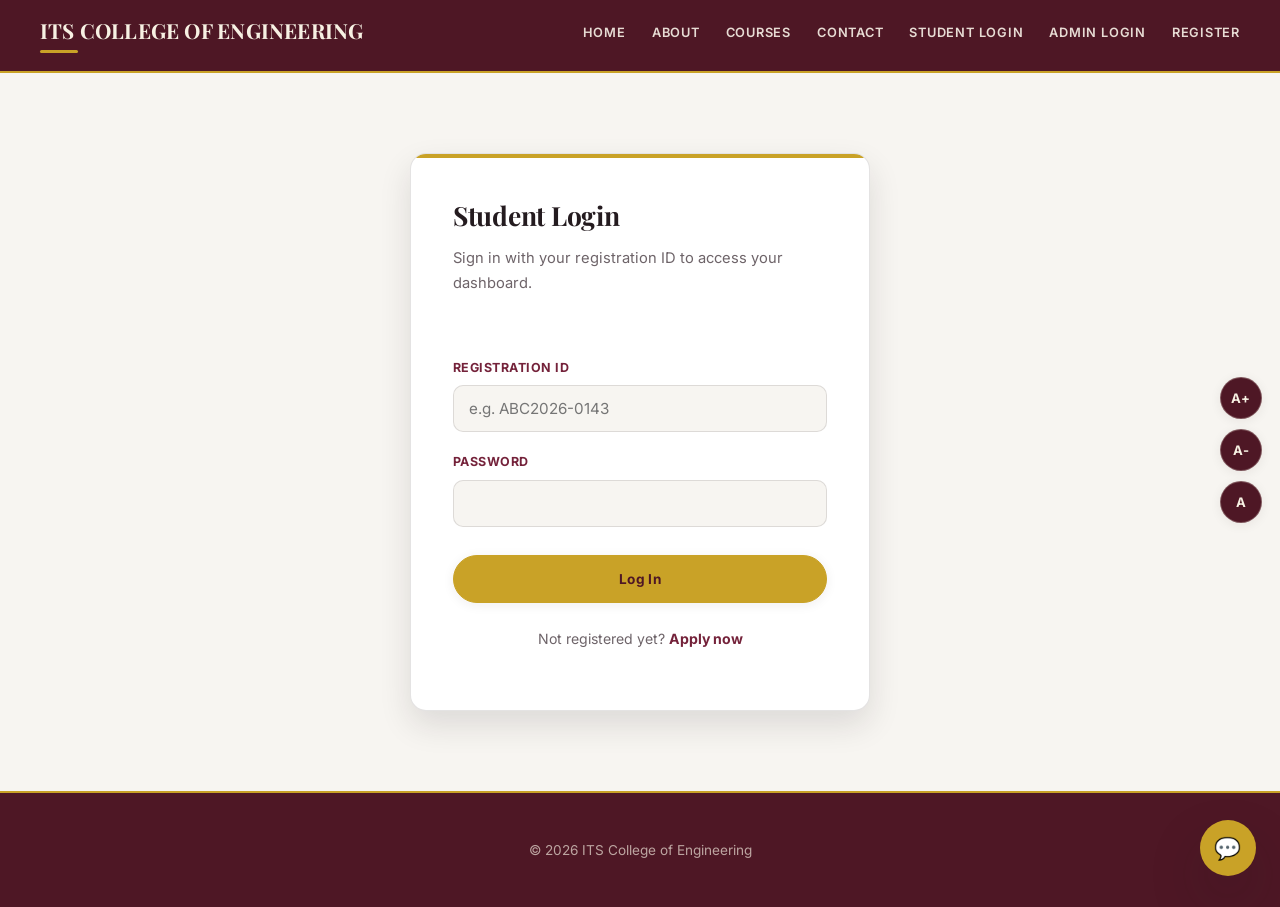
<file: login.html>
<!DOCTYPE html>
<html lang="en">
<head>
<meta charset="UTF-8">
<meta name="viewport" content="width=device-width, initial-scale=1.0">
<title>Student Login | ITS COLLEGE OF ENGINEERING</title>

<link rel="preconnect" href="https://fonts.googleapis.com">
<link rel="preconnect" href="https://fonts.gstatic.com" crossorigin>
<link href="https://fonts.googleapis.com/css2?family=Fraunces:wght@500;600;700&family=Inter:wght@400;500;600&display=swap" rel="stylesheet">
<link rel="stylesheet" href="index.css">
</head>
<body>

<header>
  <div class="logo"><h2>ITS COLLEGE OF ENGINEERING</h2></div>
  <nav>
    <a href="index.html">Home</a>
    <a href="about.html">About</a>
    <a href="courses.html">Courses</a>
    <a href="contact.html">Contact</a>
    <a href="login.html">Student Login</a>
    <a href="admin-login.html">Admin Login</a>
    <a href="select-course.html">Register</a>
  </nav>
</header>

<section class="form-section">
  <div class="form-card">
    <h2>Student Login</h2>
    <p class="form-sub">Sign in with your registration ID to access your dashboard.</p>
    <p class="form-message"></p>

    <form data-demo-form data-success="Login successful. Redirecting to your dashboard.">
      <div class="field">
        <label for="reg-id">Registration ID</label>
        <input type="text" id="reg-id" name="reg-id" placeholder="e.g. ABC2026-0143" required>
      </div>
      <div class="field">
        <label for="password">Password</label>
        <input type="password" id="password" name="password" required>
      </div>
      <button type="submit" class="btn-submit">Log In</button>
    </form>

    <p class="form-foot">Not registered yet? <a href="select-course.html">Apply now</a></p>
  </div>
</section>

<footer>
  <p>&copy; <span id="year">2026</span> ITS College of Engineering</p>
</footer>

<script src="index.js"></script>
</body>
</html>
</file>
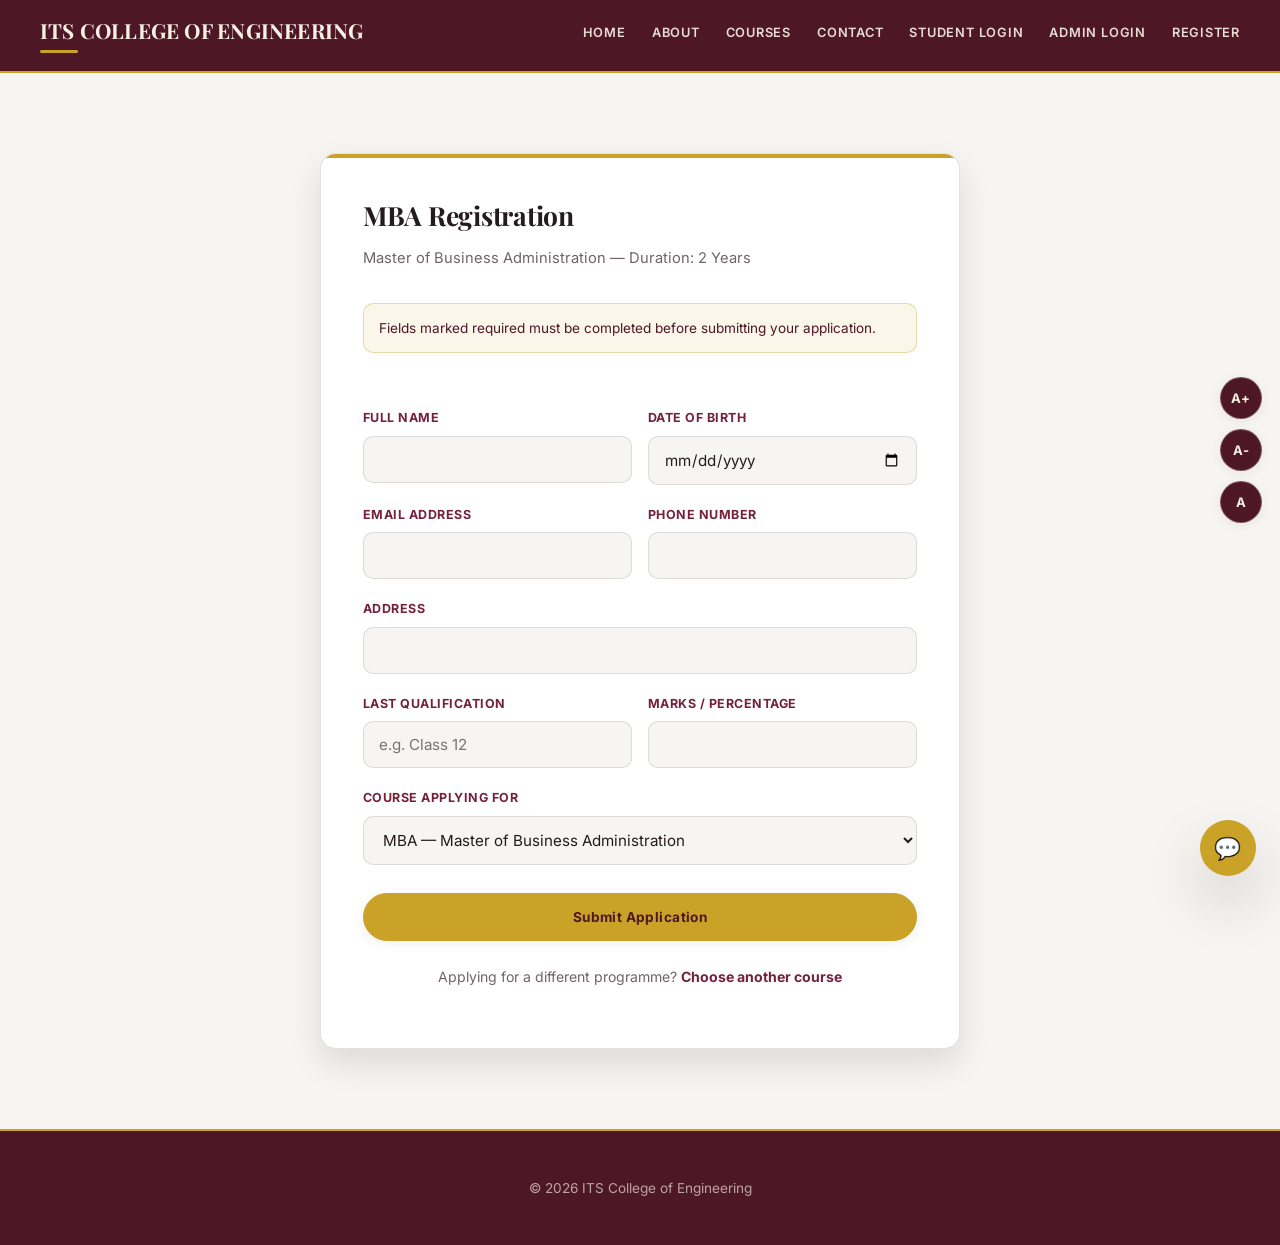
<file: mba-register.html>
<!DOCTYPE html>
<html lang="en">
<head>
<meta charset="UTF-8">
<meta name="viewport" content="width=device-width, initial-scale=1.0">
<title>MBA Registration | ITS COLLEGE OF ENGINEERING</title>

<link rel="preconnect" href="https://fonts.googleapis.com">
<link rel="preconnect" href="https://fonts.gstatic.com" crossorigin>
<link href="https://fonts.googleapis.com/css2?family=Fraunces:wght@500;600;700&family=Inter:wght@400;500;600&display=swap" rel="stylesheet">
<link rel="stylesheet" href="index.css">
</head>
<body>

<header>
  <div class="logo"><h2>ITS COLLEGE OF ENGINEERING</h2></div>
  <nav>
    <a href="index.html">Home</a>
    <a href="about.html">About</a>
    <a href="courses.html">Courses</a>
    <a href="contact.html">Contact</a>
    <a href="login.html">Student Login</a>
    <a href="admin-login.html">Admin Login</a>
    <a href="select-course.html">Register</a>
  </nav>
</header>

<section class="form-section">
  <div class="form-card wide">
    <h2>MBA Registration</h2>
    <p class="form-sub">Master of Business Administration &mdash; Duration: 2 Years</p>
    <p class="form-note">Fields marked required must be completed before submitting your application.</p>
    <p class="form-message"></p>

    <form data-demo-form data-success="Application received. We will contact you with next steps.">
      <div class="field-row">
        <div class="field">
          <label for="full-name">Full Name</label>
          <input type="text" id="full-name" name="full-name" required>
        </div>
        <div class="field">
          <label for="dob">Date of Birth</label>
          <input type="date" id="dob" name="dob" required>
        </div>
      </div>

      <div class="field-row">
        <div class="field">
          <label for="email">Email Address</label>
          <input type="email" id="email" name="email" required>
        </div>
        <div class="field">
          <label for="phone">Phone Number</label>
          <input type="tel" id="phone" name="phone" required>
        </div>
      </div>

      <div class="field">
        <label for="address">Address</label>
        <input type="text" id="address" name="address" required>
      </div>

      <div class="field-row">
        <div class="field">
          <label for="qualification">Last Qualification</label>
          <input type="text" id="qualification" name="qualification" placeholder="e.g. Class 12" required>
        </div>
        <div class="field">
          <label for="percentage">Marks / Percentage</label>
          <input type="text" id="percentage" name="percentage" required>
        </div>
      </div>

      <div class="field">
        <label for="course">Course Applying For</label>
        <select id="course" name="course" required>
          <option value="MBA" selected>MBA &mdash; Master of Business Administration</option>
        </select>
      </div>

      <button type="submit" class="btn-submit">Submit Application</button>
    </form>

    <p class="form-foot">Applying for a different programme? <a href="select-course.html">Choose another course</a></p>
  </div>
</section>

<footer>
  <p>&copy; <span id="year">2026</span> ITS College of Engineering</p>
</footer>

<script src="index.js"></script>
</body>
</html>
</file>
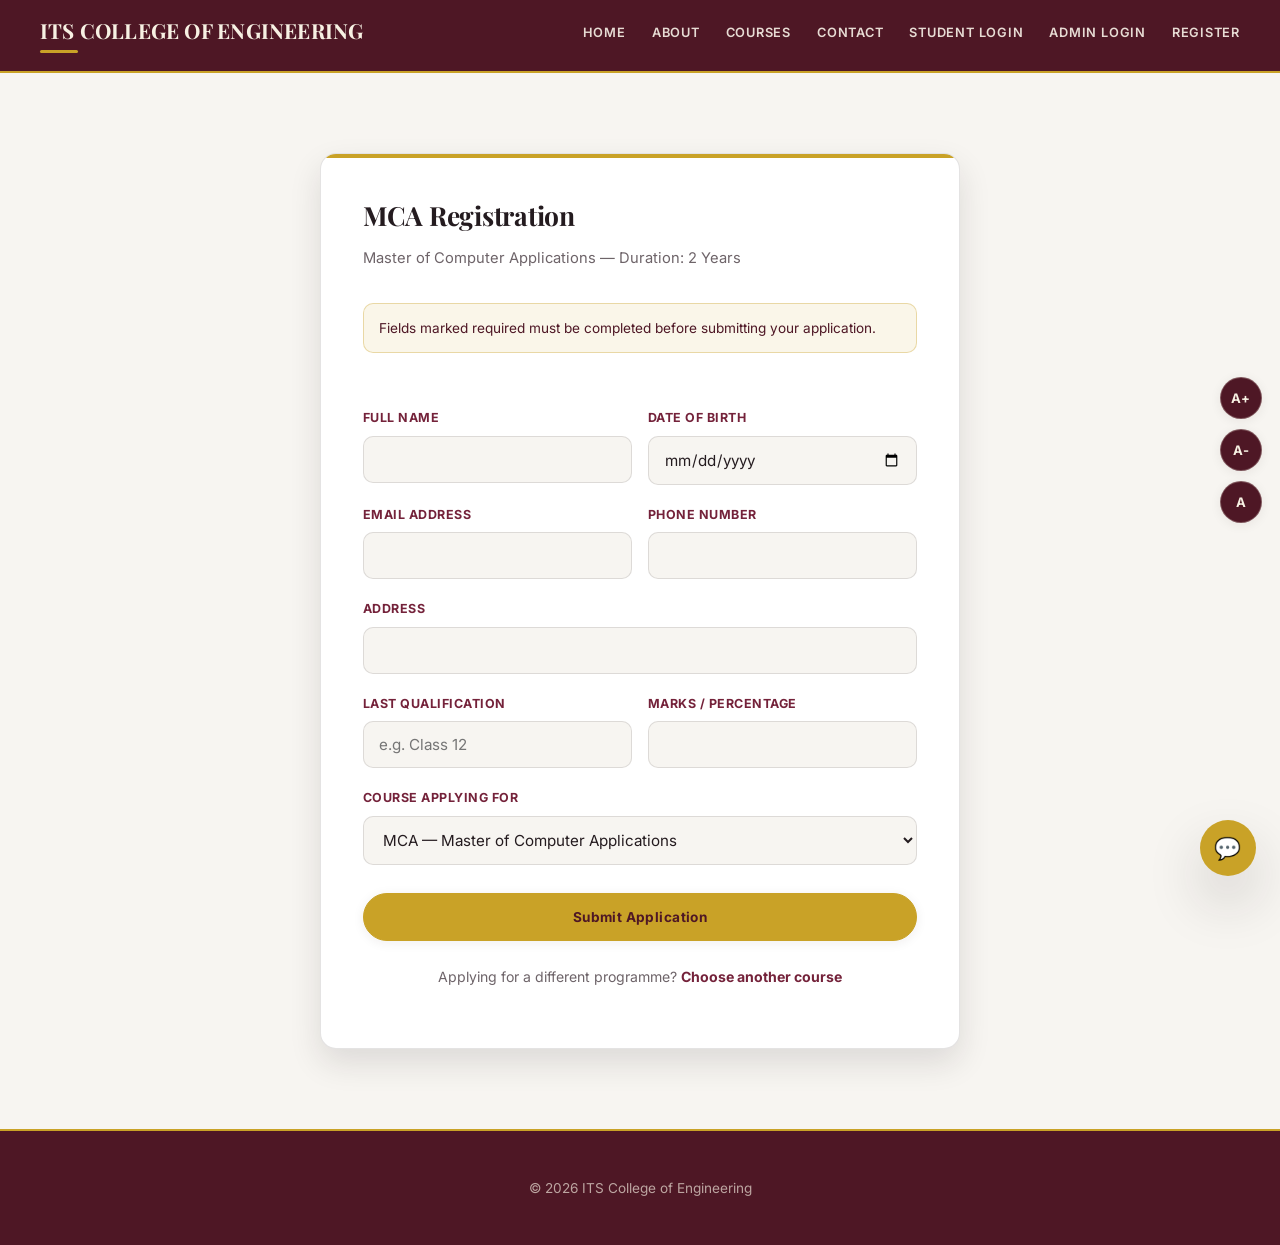
<file: mca-register.html>
<!DOCTYPE html>
<html lang="en">
<head>
<meta charset="UTF-8">
<meta name="viewport" content="width=device-width, initial-scale=1.0">
<title>MCA Registration | ITS COLLEGE OF ENGINEERING</title>

<link rel="preconnect" href="https://fonts.googleapis.com">
<link rel="preconnect" href="https://fonts.gstatic.com" crossorigin>
<link href="https://fonts.googleapis.com/css2?family=Fraunces:wght@500;600;700&family=Inter:wght@400;500;600&display=swap" rel="stylesheet">
<link rel="stylesheet" href="index.css">
</head>
<body>

<header>
  <div class="logo"><h2>ITS COLLEGE OF ENGINEERING</h2></div>
  <nav>
    <a href="index.html">Home</a>
    <a href="about.html">About</a>
    <a href="courses.html">Courses</a>
    <a href="contact.html">Contact</a>
    <a href="login.html">Student Login</a>
    <a href="admin-login.html">Admin Login</a>
    <a href="select-course.html">Register</a>
  </nav>
</header>

<section class="form-section">
  <div class="form-card wide">
    <h2>MCA Registration</h2>
    <p class="form-sub">Master of Computer Applications &mdash; Duration: 2 Years</p>
    <p class="form-note">Fields marked required must be completed before submitting your application.</p>
    <p class="form-message"></p>

    <form data-demo-form data-success="Application received. We will contact you with next steps.">
      <div class="field-row">
        <div class="field">
          <label for="full-name">Full Name</label>
          <input type="text" id="full-name" name="full-name" required>
        </div>
        <div class="field">
          <label for="dob">Date of Birth</label>
          <input type="date" id="dob" name="dob" required>
        </div>
      </div>

      <div class="field-row">
        <div class="field">
          <label for="email">Email Address</label>
          <input type="email" id="email" name="email" required>
        </div>
        <div class="field">
          <label for="phone">Phone Number</label>
          <input type="tel" id="phone" name="phone" required>
        </div>
      </div>

      <div class="field">
        <label for="address">Address</label>
        <input type="text" id="address" name="address" required>
      </div>

      <div class="field-row">
        <div class="field">
          <label for="qualification">Last Qualification</label>
          <input type="text" id="qualification" name="qualification" placeholder="e.g. Class 12" required>
        </div>
        <div class="field">
          <label for="percentage">Marks / Percentage</label>
          <input type="text" id="percentage" name="percentage" required>
        </div>
      </div>

      <div class="field">
        <label for="course">Course Applying For</label>
        <select id="course" name="course" required>
          <option value="MCA" selected>MCA &mdash; Master of Computer Applications</option>
        </select>
      </div>

      <button type="submit" class="btn-submit">Submit Application</button>
    </form>

    <p class="form-foot">Applying for a different programme? <a href="select-course.html">Choose another course</a></p>
  </div>
</section>

<footer>
  <p>&copy; <span id="year">2026</span> ITS College of Engineering</p>
</footer>

<script src="index.js"></script>
</body>
</html>
</file>
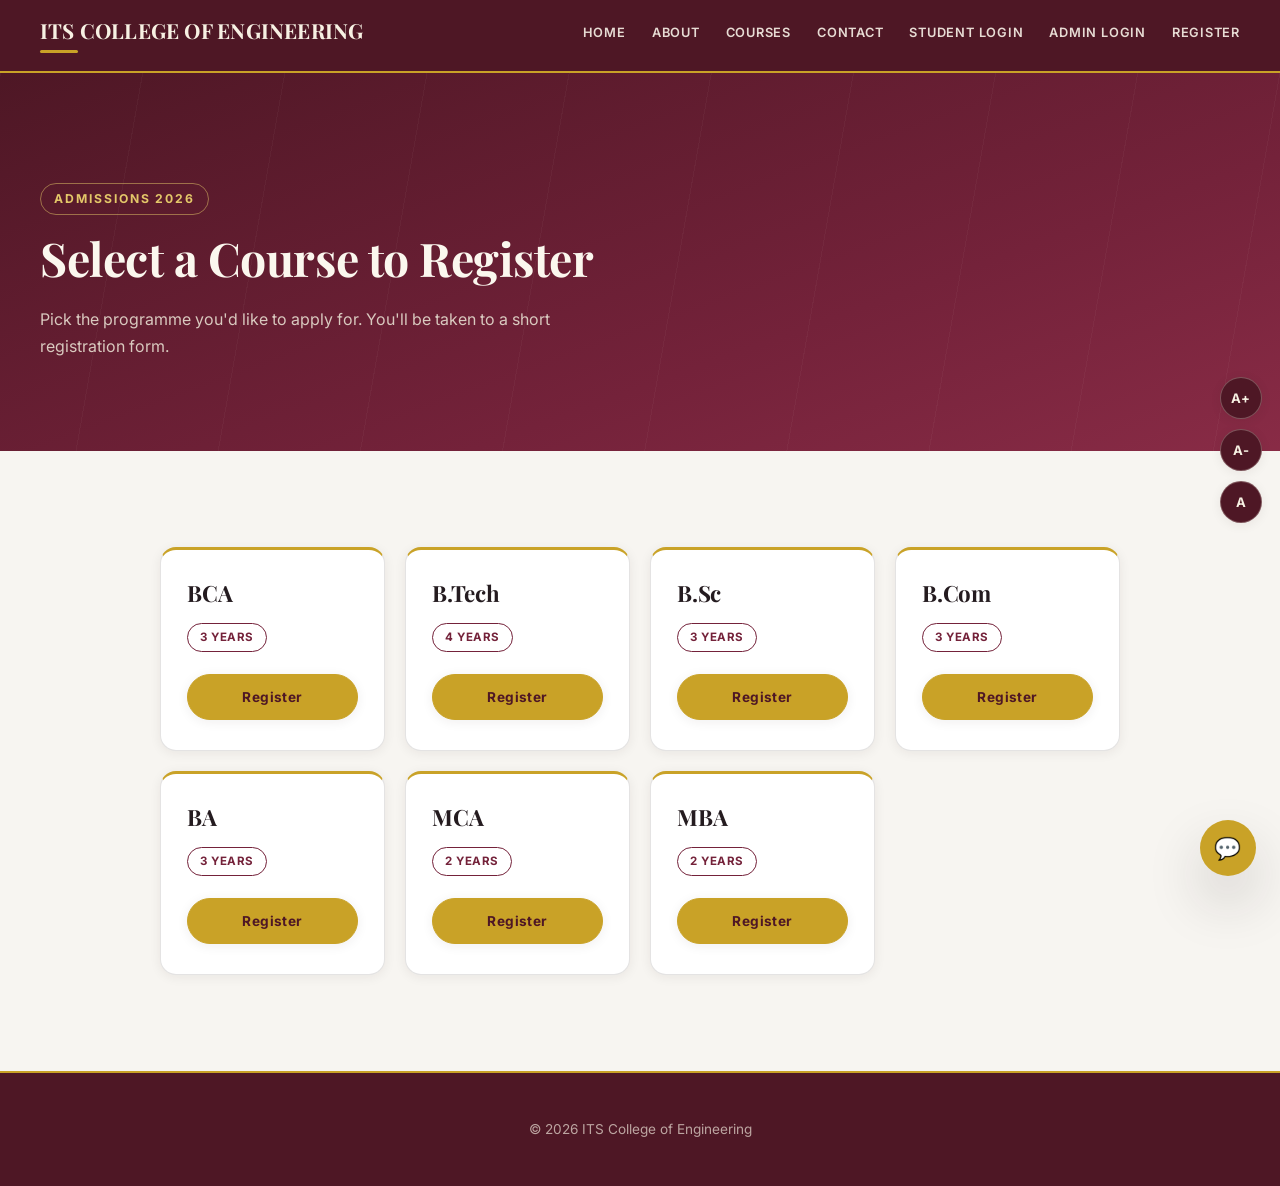
<file: select-course.html>
<!DOCTYPE html>
<html lang="en">
<head>
<meta charset="UTF-8">
<meta name="viewport" content="width=device-width, initial-scale=1.0">
<title>Select a Course | ITS COLLEGE OF ENGINEERING</title>

<link rel="preconnect" href="https://fonts.googleapis.com">
<link rel="preconnect" href="https://fonts.gstatic.com" crossorigin>
<link href="https://fonts.googleapis.com/css2?family=Fraunces:wght@500;600;700&family=Inter:wght@400;500;600&display=swap" rel="stylesheet">
<link rel="stylesheet" href="index.css">
</head>
<body>

<header>
  <div class="logo"><h2>ITS COLLEGE OF ENGINEERING</h2></div>
  <nav>
    <a href="index.html">Home</a>
    <a href="about.html">About</a>
    <a href="courses.html">Courses</a>
    <a href="contact.html">Contact</a>
    <a href="login.html">Student Login</a>
    <a href="admin-login.html">Admin Login</a>
    <a href="select-course.html">Register</a>
  </nav>
</header>

<section class="page-hero">
  <span class="eyebrow">Admissions 2026</span>
  <h1>Select a Course to Register</h1>
  <p>Pick the programme you'd like to apply for. You'll be taken to a short registration form.</p>
</section>

<section class="courses">
  <div class="choose-grid">
    <div class="card">
      <h3>BCA</h3>
      <span class="stamp">3 Years</span>
      <a href="bca-register.html"><button>Register</button></a>
    </div>
    <div class="card">
      <h3>B.Tech</h3>
      <span class="stamp">4 Years</span>
      <a href="btech-register.html"><button>Register</button></a>
    </div>
    <div class="card">
      <h3>B.Sc</h3>
      <span class="stamp">3 Years</span>
      <a href="bsc-register.html"><button>Register</button></a>
    </div>
    <div class="card">
      <h3>B.Com</h3>
      <span class="stamp">3 Years</span>
      <a href="bcom-register.html"><button>Register</button></a>
    </div>
    <div class="card">
      <h3>BA</h3>
      <span class="stamp">3 Years</span>
      <a href="ba-register.html"><button>Register</button></a>
    </div>
    <div class="card">
      <h3>MCA</h3>
      <span class="stamp">2 Years</span>
      <a href="mca-register.html"><button>Register</button></a>
    </div>
    <div class="card">
      <h3>MBA</h3>
      <span class="stamp">2 Years</span>
      <a href="mba-register.html"><button>Register</button></a>
    </div>
  </div>
</section>

<footer>
  <p>&copy; <span id="year">2026</span> ITS College of Engineering</p>
</footer>

<script src="index.js"></script>
</body>
</html>
</file>
<file: index.css>
@import url('https://fonts.googleapis.com/css2?family=Playfair+Display:wght@600;700;800&family=Inter:wght@400;500;600;700&display=swap');

:root{
  --maroon-deep: #4E1725;
  --maroon: #74223A;
  --maroon-light: #9A3350;
  --gold: #C9A227;
  --gold-light: #E3C769;
  --bg: #F7F5F1;
  --surface: #FFFFFF;
  --ink: #241B1F;
  --ink-soft: #6E6469;
  --line: rgba(36,27,31,0.12);

  --radius: 16px;
  --radius-sm: 10px;
  --radius-pill: 999px;

  --shadow-sm: 0 2px 12px rgba(36,27,31,0.07);
  --shadow-md: 0 14px 32px rgba(36,27,31,0.12);
  --shadow-lg: 0 26px 56px rgba(36,27,31,0.18);

  --gradient-maroon: linear-gradient(160deg, var(--maroon-deep), var(--maroon) 65%, var(--maroon-light) 130%);

  --ease: cubic-bezier(.16,.84,.44,1);
}

*{ box-sizing:border-box; }
html{ scroll-behavior:smooth; }

body{
  margin:0;
  background:var(--bg);
  color:var(--ink);
  font-family:'Inter', sans-serif;
  line-height:1.65;
  -webkit-font-smoothing:antialiased;
}

h1,h2,h3{
  font-family:'Playfair Display', serif;
  color:var(--ink);
  margin:0 0 0.42em;
  letter-spacing:-0.01em;
  font-weight:700;
  line-height:1.2;
}

a{ color:inherit; text-decoration:none; }
ul{ list-style:none; margin:0; padding:0; }
img{ max-width:100%; display:block; }

:focus-visible{
  outline:2px solid var(--gold);
  outline-offset:3px;
}

@media (prefers-reduced-motion: reduce){
  *{ animation-duration:0.001ms !important; transition-duration:0.001ms !important; }
}

/* ---------- layout helpers ---------- */
.wrap{ max-width:1160px; margin:0 auto; padding:0 32px; }
section{ padding:96px 32px; }

/* ---------- header / nav ---------- */
header{
  display:flex;
  align-items:center;
  justify-content:space-between;
  padding:18px 40px;
  background:var(--maroon-deep);
  position:sticky;
  top:0;
  z-index:50;
  border-bottom:2px solid var(--gold);
}

.logo h2{
  font-family:'Playfair Display', serif;
  font-size:1.3rem;
  font-weight:700;
  letter-spacing:0.01em;
  margin:0;
  color:#F7F1E3;
}
.logo h2::after{
  content:"";
  display:block;
  width:38px; height:3px;
  background:var(--gold);
  margin-top:7px;
  border-radius:2px;
}

nav{
  display:flex;
  flex-wrap:wrap;
  gap:26px;
}

nav a{
  position:relative;
  color:#E7DCD4;
  font-size:0.8rem;
  font-weight:600;
  letter-spacing:0.06em;
  text-transform:uppercase;
  padding-bottom:5px;
  transition:color .2s ease;
}
nav a::after{
  content:"";
  position:absolute;
  left:0; bottom:0;
  width:100%; height:2px;
  background:var(--gold);
  transform:scaleX(0);
  transform-origin:right;
  transition:transform .3s var(--ease);
}
nav a:hover{ color:var(--gold-light); }
nav a:hover::after{ transform:scaleX(1); transform-origin:left; }

/* ---------- buttons ---------- */
button, .btn{
  font-family:'Inter', sans-serif;
  font-size:0.85rem;
  font-weight:700;
  letter-spacing:0.03em;
  padding:14px 30px;
  border-radius:var(--radius-pill);
  border:1.5px solid var(--gold);
  background:var(--gold);
  color:var(--maroon-deep);
  cursor:pointer;
  transition:transform .22s var(--ease), box-shadow .22s var(--ease), background .2s ease, color .2s ease;
  display:inline-block;
  box-shadow:var(--shadow-sm);
}
button:hover, .btn:hover{
  background:var(--gold-light);
  transform:translateY(-2px);
  box-shadow:var(--shadow-md);
}
button:active, .btn:active{ transform:translateY(0); }

.btn-outline{
  background:transparent;
  color:#F7F1E3;
  border:1.5px solid rgba(247,241,227,0.55);
}
.btn-outline:hover{
  border-color:var(--gold);
  color:var(--gold-light);
  background:rgba(247,241,227,0.06);
}

/* ---------- hero ---------- */
.hero{
  background:
    radial-gradient(900px 460px at 88% -10%, rgba(201,162,39,0.16), transparent 60%),
    var(--gradient-maroon);
  color:#F7F1E3;
  padding:150px 40px 118px;
  text-align:left;
  position:relative;
  overflow:hidden;
}
.hero::before{
  content:"";
  position:absolute;
  inset:0;
  background-image:repeating-linear-gradient(100deg, rgba(247,241,227,0.035) 0 1px, transparent 1px 140px);
  pointer-events:none;
}
.hero h1{
  color:#FBF7EE;
  font-size:clamp(2.5rem, 5vw, 3.8rem);
  max-width:780px;
  position:relative;
  z-index:2;
}
.hero p{
  color:#D9C9BF;
  font-size:1.15rem;
  max-width:560px;
  margin-bottom:38px;
  position:relative;
  z-index:2;
}
.hero .btn-row{
  display:flex;
  flex-wrap:wrap;
  gap:14px;
  position:relative;
  z-index:2;
}
.hero .btn-row a{ display:inline-block; }

/* generic page header (non-home pages) */
.page-hero{
  background:var(--gradient-maroon);
  color:#F7F1E3;
  padding:110px 40px 76px;
  position:relative;
  overflow:hidden;
}
.page-hero::before{
  content:"";
  position:absolute;
  inset:0;
  background-image:repeating-linear-gradient(100deg, rgba(247,241,227,0.035) 0 1px, transparent 1px 140px);
  pointer-events:none;
}
.page-hero h1{ color:#FBF7EE; font-size:clamp(2rem,4vw,2.9rem); position:relative; z-index:2; }
.page-hero p{ color:#D9C9BF; max-width:560px; position:relative; z-index:2; }
.eyebrow{
  font-size:0.76rem;
  font-weight:700;
  letter-spacing:0.16em;
  text-transform:uppercase;
  color:var(--gold-light);
  border:1px solid rgba(227,199,105,0.5);
  padding:5px 13px;
  border-radius:var(--radius-pill);
  margin-bottom:16px;
  display:inline-block;
  position:relative;
  z-index:2;
}

/* ---------- about ---------- */
.about{ background:var(--surface); }
.about h2{ font-size:2.15rem; }
.about p{
  max-width:760px;
  color:var(--ink-soft);
  font-size:1.05rem;
}
.section-head{ max-width:640px; margin-bottom:52px; }
.section-head h2{ font-size:2.15rem; margin-bottom:12px; }
.section-head p{ color:var(--ink-soft); }

/* ---------- courses / cards ---------- */
.courses{ background:var(--bg); }
.card-grid{
  display:grid;
  grid-template-columns:repeat(auto-fit, minmax(230px,1fr));
  gap:24px;
}
.card{
  background:var(--surface);
  border:1px solid var(--line);
  border-top:3px solid var(--gold);
  border-radius:var(--radius);
  padding:30px 26px;
  position:relative;
  box-shadow:var(--shadow-sm);
  transition:transform .3s var(--ease), box-shadow .3s var(--ease), border-color .3s ease;
}
.card:hover{
  transform:translateY(-6px);
  box-shadow:var(--shadow-lg);
  border-color:rgba(201,162,39,0.5);
}
.card h3{ font-size:1.4rem; margin-bottom:6px; }
.card .stamp{
  display:inline-block;
  font-size:0.72rem;
  font-weight:700;
  letter-spacing:0.05em;
  text-transform:uppercase;
  color:var(--maroon);
  border:1px solid var(--maroon);
  padding:4px 12px;
  border-radius:var(--radius-pill);
  margin:10px 0 22px;
  transition:background .25s ease, color .25s ease;
}
.card:hover .stamp{ background:var(--maroon); color:#F7F1E3; }
.card button, .card .btn{ width:100%; text-align:center; }

/* ---------- facilities ---------- */
.facility{
  background:var(--maroon-deep);
  color:#F7F1E3;
}
.facility h2{ color:#FBF7EE; }
.facility ul{
  display:grid;
  grid-template-columns:repeat(auto-fit, minmax(200px,1fr));
  gap:16px 20px;
  margin-top:40px;
}
.facility li{
  padding:16px 18px;
  background:rgba(247,241,227,0.06);
  border:1px solid rgba(247,241,227,0.16);
  border-radius:var(--radius-sm);
  color:#EBDFD5;
  font-size:0.97rem;
  font-weight:500;
  transition:background .25s ease, transform .25s var(--ease), border-color .25s ease;
}
.facility li:hover{
  background:rgba(201,162,39,0.14);
  border-color:rgba(201,162,39,0.55);
  transform:translateY(-2px);
}

/* ---------- notices ---------- */
.notice{
  background:var(--gold);
  color:var(--maroon-deep);
  padding:20px 0;
  border-top:1px solid rgba(78,23,37,0.15);
  border-bottom:1px solid rgba(78,23,37,0.15);
}
.notice .wrap{ display:flex; align-items:center; gap:20px; }
.notice h2{
  font-family:'Inter', sans-serif;
  color:var(--maroon-deep);
  font-size:0.95rem;
  font-weight:800;
  text-transform:uppercase;
  letter-spacing:0.1em;
  white-space:nowrap;
  margin:0;
}
marquee{ font-weight:600; font-size:0.97rem; }

/* ---------- contact ---------- */
.contact{ background:var(--surface); }
.contact .wrap{
  display:grid;
  grid-template-columns:1fr 1fr;
  gap:40px;
  align-items:start;
}
.contact-card{
  background:var(--bg);
  border-left:4px solid var(--gold);
  padding:30px;
  border-radius:var(--radius);
  box-shadow:var(--shadow-sm);
}
.contact-card p{ color:var(--ink-soft); }

/* ---------- forms (login / register) ---------- */
.form-section{
  background:var(--bg);
  min-height:60vh;
  display:flex;
  align-items:center;
  justify-content:center;
  padding:80px 24px;
}
.form-card{
  background:var(--surface);
  border:1px solid var(--line);
  border-radius:var(--radius);
  padding:46px 42px;
  width:100%;
  max-width:460px;
  box-shadow:var(--shadow-md);
  position:relative;
  overflow:hidden;
}
.form-card::before{
  content:"";
  position:absolute;
  top:0; left:0; right:0;
  height:4px;
  background:var(--gold);
}
.form-card.wide{ max-width:640px; }
.form-card h2{ font-size:1.65rem; margin-bottom:6px; }
.form-sub{ color:var(--ink-soft); font-size:0.92rem; margin-bottom:32px; }

.field{ margin-bottom:20px; }
.field label{
  display:block;
  font-size:0.78rem;
  font-weight:700;
  letter-spacing:0.04em;
  text-transform:uppercase;
  color:var(--maroon);
  margin-bottom:7px;
}
.field input,
.field select,
.field textarea{
  width:100%;
  padding:13px 15px;
  border:1.5px solid var(--line);
  border-radius:var(--radius-sm);
  background:var(--bg);
  font-family:'Inter', sans-serif;
  font-size:0.95rem;
  color:var(--ink);
  transition:border-color .2s ease, box-shadow .2s ease, background .2s ease;
}
.field input:focus,
.field select:focus,
.field textarea:focus{
  outline:none;
  border-color:var(--gold);
  background:var(--surface);
  box-shadow:0 0 0 4px rgba(201,162,39,0.16);
}
.field-row{
  display:grid;
  grid-template-columns:1fr 1fr;
  gap:16px;
}
.form-card button[type="submit"], .form-card .btn-submit{
  width:100%;
  margin-top:8px;
  padding:15px;
}
.form-foot{
  margin-top:24px;
  font-size:0.88rem;
  color:var(--ink-soft);
  text-align:center;
}
.form-foot a{ color:var(--maroon); font-weight:700; }
.form-note{
  background:rgba(201,162,39,0.1);
  border:1px solid rgba(201,162,39,0.35);
  color:var(--maroon-deep);
  font-size:0.85rem;
  padding:13px 15px;
  border-radius:var(--radius-sm);
  margin-bottom:24px;
}
.form-message{
  font-size:0.88rem;
  font-weight:600;
  min-height:1.2em;
}

/* select-course grid */
.choose-grid{
  display:grid;
  grid-template-columns:repeat(auto-fit, minmax(220px,1fr));
  gap:20px;
  max-width:960px;
  margin:0 auto;
}

/* ---------- footer ---------- */
footer{
  background:var(--maroon-deep);
  color:rgba(247,241,227,0.65);
  text-align:center;
  padding:32px;
  font-size:0.85rem;
  border-top:2px solid var(--gold);
}

/* ---------- scroll reveal (driven by College.js) ---------- */
.reveal{
  opacity:0;
  transform:translateY(24px);
  transition:opacity .7s var(--ease), transform .7s var(--ease);
}
.reveal.in-view{
  opacity:1;
  transform:translateY(0);
}
.reveal-stagger > *{
  opacity:0;
  transform:translateY(20px);
  transition:opacity .6s var(--ease), transform .6s var(--ease);
}
.reveal-stagger.in-view > *{
  opacity:1;
  transform:translateY(0);
}
.reveal-stagger.in-view > *:nth-child(1){ transition-delay:.05s; }
.reveal-stagger.in-view > *:nth-child(2){ transition-delay:.12s; }
.reveal-stagger.in-view > *:nth-child(3){ transition-delay:.19s; }
.reveal-stagger.in-view > *:nth-child(4){ transition-delay:.26s; }
.reveal-stagger.in-view > *:nth-child(5){ transition-delay:.33s; }
.reveal-stagger.in-view > *:nth-child(6){ transition-delay:.40s; }
.reveal-stagger.in-view > *:nth-child(7){ transition-delay:.47s; }

@media (prefers-reduced-motion: reduce){
  .reveal, .reveal-stagger > *{
    opacity:1 !important;
    transform:none !important;
  }
}

/* ---------- campus image slider ---------- */
.gallery-slider{
  padding:0;
  background:var(--maroon-deep);
}
.slider{
  position:relative;
  width:100%;
  height:min(72vh, 560px);
  overflow:hidden;
}
.slide{
  position:absolute;
  inset:0;
  background-size:cover;
  background-position:center;
  opacity:0;
  transform:scale(1.04);
  transition:opacity 1s var(--ease), transform 6s linear;
  z-index:1;
}
.slide::after{
  content:"";
  position:absolute;
  inset:0;
  background:linear-gradient(0deg, rgba(20,8,13,0.82) 0%, rgba(20,8,13,0.15) 55%, rgba(20,8,13,0.35) 100%);
}
.slide.is-active{
  opacity:1;
  transform:scale(1);
  z-index:2;
}
.slide-caption{
  position:absolute;
  left:0; right:0; bottom:0;
  padding:44px 48px;
  z-index:3;
  max-width:640px;
}
.eyebrow-sm{
  font-size:0.75rem;
  font-weight:700;
  letter-spacing:0.14em;
  text-transform:uppercase;
  color:var(--gold-light);
  display:inline-block;
  margin-bottom:8px;
}
.slide-caption h3{
  color:#FBF7EE;
  font-size:clamp(1.4rem, 3vw, 2rem);
  margin:0;
}
.slider-arrow{
  position:absolute;
  top:50%;
  transform:translateY(-50%);
  z-index:4;
  width:44px; height:44px;
  border-radius:50%;
  background:rgba(20,8,13,0.45);
  border:1.5px solid rgba(247,241,227,0.5);
  color:#F7F1E3;
  font-size:0.9rem;
  padding:0;
  display:flex;
  align-items:center;
  justify-content:center;
  box-shadow:none;
  transition:background .2s ease, border-color .2s ease, transform .2s ease;
}
.slider-arrow:hover{
  background:var(--gold);
  border-color:var(--gold);
  color:var(--maroon-deep);
  transform:translateY(-50%) scale(1.06);
}
.slider-arrow.prev{ left:24px; }
.slider-arrow.next{ right:24px; }
.slider-dots{
  position:absolute;
  bottom:26px;
  right:48px;
  z-index:4;
  display:flex;
  gap:9px;
}
.dot{
  width:9px; height:9px;
  padding:0;
  border-radius:50%;
  background:rgba(247,241,227,0.4);
  border:1px solid rgba(247,241,227,0.6);
  box-shadow:none;
  transition:background .2s ease, width .3s var(--ease);
}
.dot:hover{ background:rgba(247,241,227,0.7); transform:none; }
.dot.is-active{
  background:var(--gold);
  border-color:var(--gold);
  width:24px;
  border-radius:6px;
}

/* ---------- student feedback ---------- */
.feedback{ background:var(--bg); }
.feedback-layout{
  display:grid;
  grid-template-columns:400px 1fr;
  gap:32px;
  align-items:start;
}
.feedback-layout .form-card{
  max-width:none;
  position:sticky;
  top:100px;
}
.feedback-grid{
  display:grid;
  grid-template-columns:repeat(auto-fit, minmax(240px,1fr));
  gap:20px;
  align-content:start;
}
.feedback-card{
  background:var(--surface);
  border:1px solid var(--line);
  border-radius:var(--radius);
  padding:26px 24px;
  box-shadow:var(--shadow-sm);
  transition:transform .3s var(--ease), box-shadow .3s var(--ease);
}
.feedback-card:hover{
  transform:translateY(-5px);
  box-shadow:var(--shadow-md);
}
.feedback-card.is-new{
  border-color:rgba(201,162,39,0.55);
  box-shadow:0 0 0 3px rgba(201,162,39,0.14), var(--shadow-sm);
}
.stars{
  color:var(--gold);
  font-size:0.95rem;
  letter-spacing:2px;
  margin-bottom:14px;
}
.feedback-card .quote{
  color:var(--ink-soft);
  font-size:0.96rem;
  line-height:1.7;
  margin:0 0 20px;
}
.feedback-card .author{
  display:flex;
  align-items:baseline;
  justify-content:space-between;
  gap:10px;
  border-top:1px solid var(--line);
  padding-top:14px;
}
.feedback-card .author-info{ display:flex; flex-direction:column; gap:2px; }
.feedback-card .author strong{
  font-family:'Playfair Display', serif;
  font-size:1rem;
  color:var(--maroon);
}
.feedback-card .author span{
  font-size:0.82rem;
  color:var(--ink-soft);
}
.feedback-card .fb-badge{
  font-size:0.68rem;
  font-weight:700;
  text-transform:uppercase;
  letter-spacing:0.05em;
  color:var(--maroon);
  background:rgba(201,162,39,0.16);
  padding:3px 9px;
  border-radius:var(--radius-pill);
  white-space:nowrap;
}

/* star-rating input widget (feedback form) */
.star-rating{
  display:flex;
  gap:6px;
  font-size:1.6rem;
  line-height:1;
}
.star-btn{
  background:none;
  border:none;
  box-shadow:none;
  padding:0;
  color:var(--line);
  cursor:pointer;
  transition:color .15s ease, transform .15s ease;
}
.star-btn:hover{ transform:scale(1.12); box-shadow:none; }
.star-btn.is-filled{ color:var(--gold); }

/* ---------- split hero (photo + floating info cards) ---------- */
.split-hero{
  display:grid;
  grid-template-columns:460px 1fr;
  min-height:620px;
  background:var(--surface);
  border-bottom:1px solid var(--line);
}
.split-hero-info{
  padding:70px 56px;
  display:flex;
  flex-direction:column;
  justify-content:center;
  gap:22px;
}
.split-hero-info .eyebrow{
  color:var(--maroon);
  border-color:rgba(116,34,56,0.35);
}
.split-hero-info h1{
  font-size:clamp(2.1rem, 4vw, 3.1rem);
  color:var(--ink);
  margin-bottom:0;
}
.split-hero-info p{
  color:var(--ink-soft);
  font-size:1.02rem;
  max-width:420px;
  margin:0;
}
.split-hero-info .btn-row{
  display:flex;
  flex-wrap:wrap;
  gap:12px;
}
.btn-outline-dark{
  background:transparent;
  color:var(--maroon);
  border:1.5px solid var(--maroon);
  box-shadow:none;
}
.btn-outline-dark:hover{
  background:var(--maroon);
  color:#F7F1E3;
  box-shadow:var(--shadow-sm);
}

.achievement-badge{
  display:flex;
  align-items:center;
  gap:16px;
  margin-top:12px;
  padding-top:24px;
  border-top:1px solid var(--line);
}
.ribbon{
  flex-shrink:0;
  width:56px; height:56px;
  border-radius:50%;
  border:2px solid var(--gold);
  display:flex;
  align-items:center;
  justify-content:center;
  font-family:'Playfair Display', serif;
  font-weight:800;
  font-size:1.25rem;
  color:var(--maroon);
  background:rgba(201,162,39,0.08);
}
.achievement-badge strong{
  display:block;
  font-family:'Playfair Display', serif;
  color:var(--maroon);
  font-size:1rem;
}
.achievement-badge span{
  display:block;
  color:var(--ink-soft);
  font-size:0.84rem;
  margin-top:2px;
}

.split-hero-media{
  position:relative;
  overflow:hidden;
  min-height:420px;
}
.split-hero-media img{
  width:100%;
  height:100%;
  object-fit:cover;
  position:absolute;
  inset:0;
}
.media-overlay{
  position:absolute;
  inset:0;
  background:linear-gradient(190deg, rgba(78,23,37,0.08) 10%, rgba(20,8,13,0.78) 100%);
}

.floating-card{
  position:absolute;
  z-index:3;
  border-radius:var(--radius);
  box-shadow:var(--shadow-lg);
}
.admission-card{
  top:26px;
  right:26px;
  background:var(--surface);
  padding:22px 24px;
  display:flex;
  flex-direction:column;
  gap:8px;
  max-width:250px;
}
.admission-card strong{
  font-family:'Playfair Display', serif;
  color:var(--maroon);
  font-size:1rem;
  margin-bottom:2px;
}
.admission-card a{
  font-size:0.84rem;
  color:var(--ink-soft);
  transition:color .2s ease;
}
.admission-card a:hover{ color:var(--maroon); }
.admission-card button{
  margin-top:10px;
  width:100%;
  text-align:center;
  padding:11px;
  font-size:0.76rem;
}

.placement-card{
  left:26px;
  bottom:26px;
  background:rgba(20,8,13,0.5);
  backdrop-filter:blur(12px);
  -webkit-backdrop-filter:blur(12px);
  border:1px solid rgba(247,241,227,0.25);
  padding:24px 26px;
  color:#F7F1E3;
  max-width:270px;
}
.placement-card .eyebrow-sm{ color:var(--gold-light); margin-bottom:6px; }
.placement-card h3{
  color:#FBF7EE;
  font-size:1.25rem;
  margin:2px 0 12px;
}
.placement-name{
  font-size:0.86rem;
  color:#D9C9BF;
  margin:0 0 10px;
}
.placement-figure{
  font-family:'Playfair Display', serif;
  font-size:1.9rem;
  font-weight:800;
  color:var(--gold-light);
}

/* ---------- floating accessibility widget & chat bubble (site-wide) ---------- */
.a11y-widget{
  position:fixed;
  right:18px;
  top:50%;
  transform:translateY(-50%);
  z-index:90;
  display:flex;
  flex-direction:column;
  gap:10px;
}
.a11y-btn{
  width:42px; height:42px;
  border-radius:50%;
  background:var(--maroon-deep);
  color:#F7F1E3;
  border:1.5px solid rgba(247,241,227,0.28);
  font-family:'Inter', sans-serif;
  font-weight:700;
  font-size:0.82rem;
  display:flex;
  align-items:center;
  justify-content:center;
  cursor:pointer;
  box-shadow:var(--shadow-sm);
  transition:transform .2s var(--ease), background .2s ease, color .2s ease;
  padding:0;
}
.a11y-btn:hover{
  background:var(--gold);
  color:var(--maroon-deep);
  transform:translateY(-2px);
  box-shadow:var(--shadow-md);
}

.chat-widget{
  position:fixed;
  right:24px;
  bottom:24px;
  z-index:90;
  display:flex;
  align-items:center;
  gap:10px;
}
.chat-tooltip{
  background:var(--surface);
  color:var(--ink);
  padding:10px 16px;
  border-radius:var(--radius-pill);
  font-size:0.82rem;
  font-weight:600;
  box-shadow:var(--shadow-md);
  border:1px solid var(--line);
  opacity:0;
  transform:translateX(8px);
  transition:opacity .25s ease, transform .25s ease;
  pointer-events:none;
  white-space:nowrap;
}
.chat-widget:hover .chat-tooltip{
  opacity:1;
  transform:translateX(0);
}
.chat-fab{
  width:56px; height:56px;
  border-radius:50%;
  background:var(--gold);
  color:var(--maroon-deep);
  border:none;
  font-size:1.35rem;
  display:flex;
  align-items:center;
  justify-content:center;
  cursor:pointer;
  box-shadow:var(--shadow-lg);
  padding:0;
  transition:transform .2s var(--ease), background .2s ease;
}
.chat-fab:hover{
  transform:scale(1.07);
  background:var(--gold-light);
}

/* ---------- responsive ---------- */
@media (max-width: 820px){
  header{ flex-direction:column; align-items:flex-start; gap:12px; padding:16px 24px; }
  nav{ gap:16px 20px; }
  .contact .wrap{ grid-template-columns:1fr; }
  .field-row{ grid-template-columns:1fr; }
  section{ padding:64px 20px; }
  .hero{ padding:120px 24px 90px; }
  .slider{ height:min(56vh, 420px); }
  .slide-caption{ padding:28px 24px; }
  .slider-arrow{ width:38px; height:38px; }
  .slider-arrow.prev{ left:12px; }
  .slider-arrow.next{ right:12px; }
  .slider-dots{ right:24px; bottom:18px; }
  .feedback-layout{ grid-template-columns:1fr; }
  .feedback-layout .form-card{ position:static; }

  .split-hero{ grid-template-columns:1fr; }
  .split-hero-info{ padding:56px 24px 40px; order:2; }
  .split-hero-media{ order:1; min-height:360px; }
  .admission-card{ max-width:200px; padding:16px 18px; top:16px; right:16px; }
  .admission-card a{ font-size:0.76rem; }
  .placement-card{ max-width:220px; padding:18px 20px; left:16px; bottom:16px; }
  .placement-figure{ font-size:1.5rem; }

  .a11y-widget{ right:8px; gap:8px; }
  .a11y-btn{ width:34px; height:34px; font-size:0.7rem; }
  .chat-widget{ right:14px; bottom:14px; }
  .chat-fab{ width:48px; height:48px; font-size:1.15rem; }
  .chat-tooltip{ display:none; }
}
</file>
